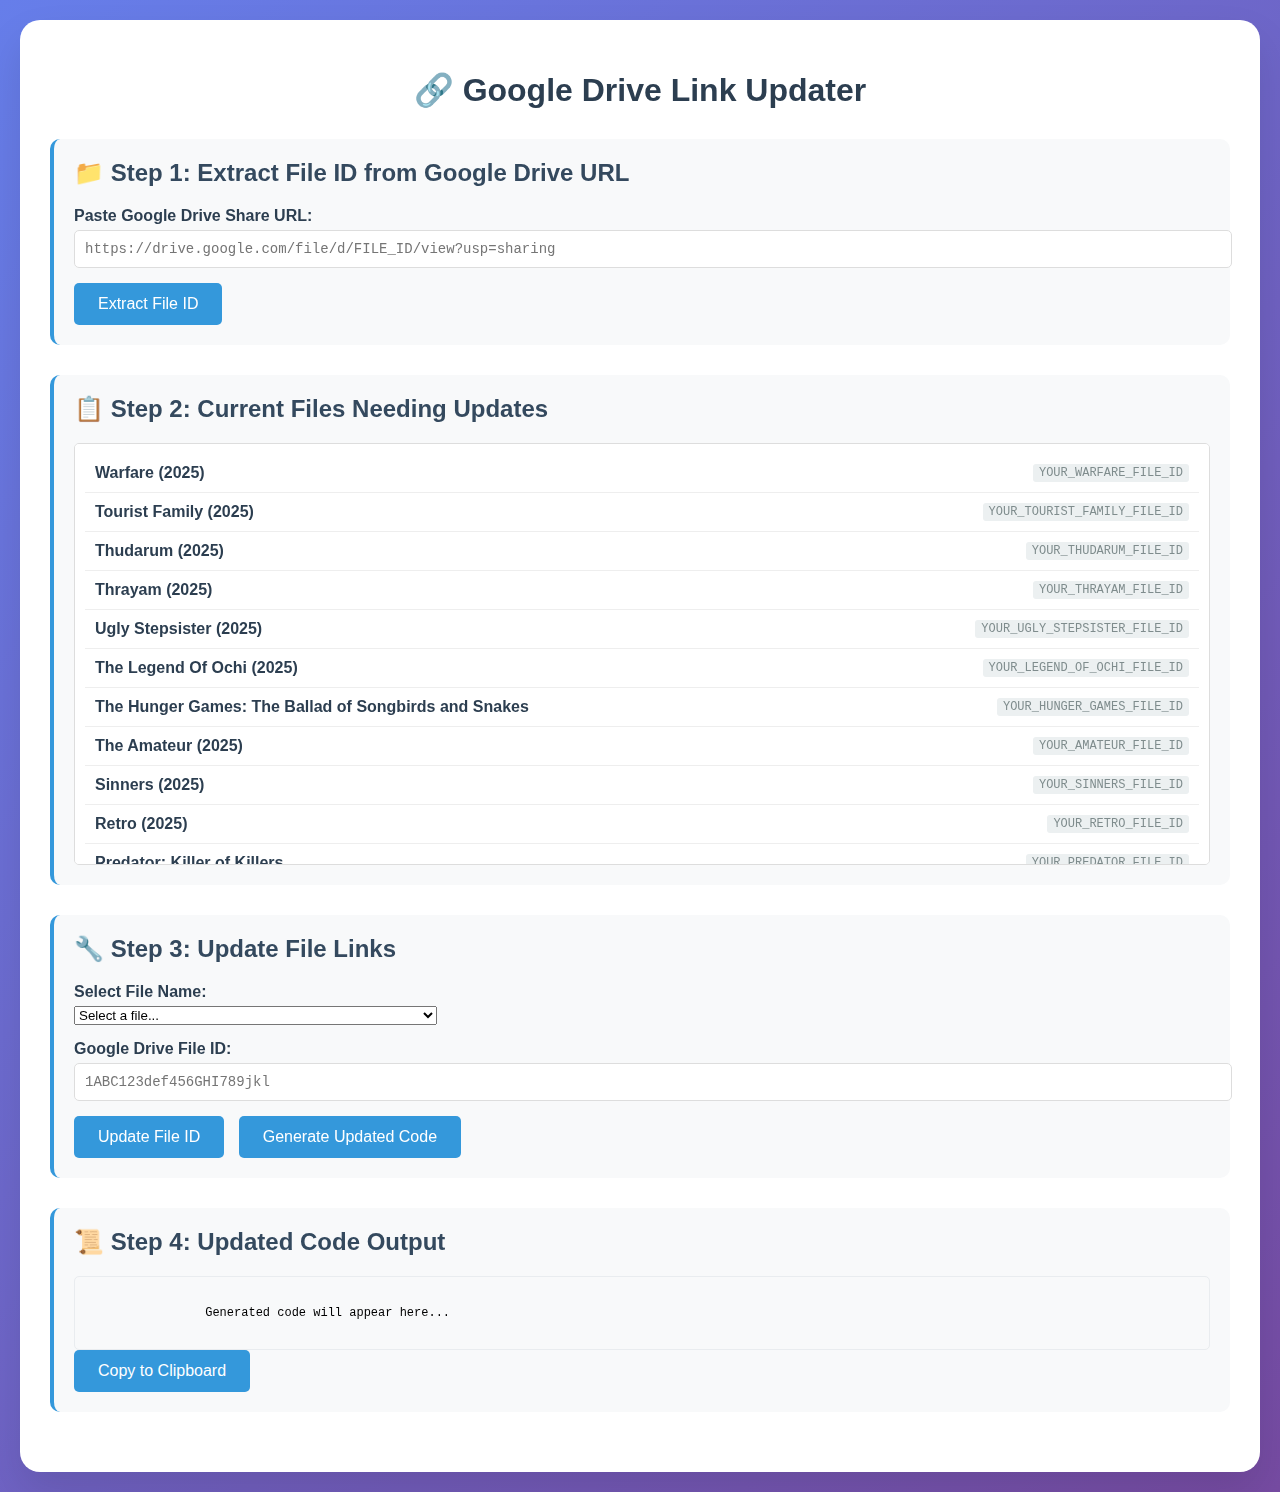
<file: download_site/drive-link-updater.html>
<!DOCTYPE html>
<html lang="en">
<head>
    <meta charset="UTF-8">
    <meta name="viewport" content="width=device-width, initial-scale=1.0">
    <title>Google Drive Link Updater</title>
    <style>
        body {
            font-family: 'Segoe UI', Tahoma, Geneva, Verdana, sans-serif;
            background: linear-gradient(135deg, #667eea 0%, #764ba2 100%);
            margin: 0;
            padding: 20px;
            min-height: 100vh;
        }
        
        .container {
            max-width: 1200px;
            margin: 0 auto;
            background: white;
            border-radius: 20px;
            padding: 30px;
            box-shadow: 0 20px 40px rgba(0,0,0,0.1);
        }
        
        h1 {
            color: #2c3e50;
            text-align: center;
            margin-bottom: 30px;
        }
        
        .section {
            margin-bottom: 30px;
            padding: 20px;
            background: #f8f9fa;
            border-radius: 10px;
            border-left: 4px solid #3498db;
        }
        
        .section h2 {
            color: #34495e;
            margin-top: 0;
        }
        
        .input-group {
            margin-bottom: 15px;
        }
        
        label {
            display: block;
            font-weight: bold;
            margin-bottom: 5px;
            color: #2c3e50;
        }
        
        input, textarea {
            width: 100%;
            padding: 10px;
            border: 1px solid #ddd;
            border-radius: 5px;
            font-family: monospace;
            font-size: 14px;
        }
        
        textarea {
            height: 100px;
            resize: vertical;
        }
        
        button {
            background: #3498db;
            color: white;
            border: none;
            padding: 12px 24px;
            border-radius: 5px;
            cursor: pointer;
            font-size: 16px;
            margin-right: 10px;
        }
        
        button:hover {
            background: #2980b9;
        }
        
        .file-list {
            max-height: 400px;
            overflow-y: auto;
            border: 1px solid #ddd;
            border-radius: 5px;
            padding: 10px;
            background: white;
        }
        
        .file-item {
            display: flex;
            justify-content: space-between;
            align-items: center;
            padding: 10px;
            border-bottom: 1px solid #eee;
        }
        
        .file-item:last-child {
            border-bottom: none;
        }
        
        .file-name {
            font-weight: bold;
            color: #2c3e50;
        }
        
        .file-id {
            font-family: monospace;
            font-size: 12px;
            color: #7f8c8d;
            background: #ecf0f1;
            padding: 2px 6px;
            border-radius: 3px;
        }
        
        .status {
            padding: 10px;
            border-radius: 5px;
            margin-top: 10px;
        }
        
        .status.success {
            background: #d4edda;
            color: #155724;
            border: 1px solid #c3e6cb;
        }
        
        .status.error {
            background: #f8d7da;
            color: #721c24;
            border: 1px solid #f5c6cb;
        }
        
        .code-output {
            background: #f8f9fa;
            border: 1px solid #e9ecef;
            border-radius: 5px;
            padding: 15px;
            font-family: monospace;
            font-size: 12px;
            white-space: pre-wrap;
            max-height: 300px;
            overflow-y: auto;
        }
    </style>
</head>
<body>
    <div class="container">
        <h1>🔗 Google Drive Link Updater</h1>
        
        <div class="section">
            <h2>📁 Step 1: Extract File ID from Google Drive URL</h2>
            <div class="input-group">
                <label for="driveUrl">Paste Google Drive Share URL:</label>
                <input type="text" id="driveUrl" placeholder="https://drive.google.com/file/d/FILE_ID/view?usp=sharing">
            </div>
            <button onclick="extractFileId()">Extract File ID</button>
            <div id="extractedId"></div>
        </div>
        
        <div class="section">
            <h2>📋 Step 2: Current Files Needing Updates</h2>
            <div class="file-list" id="fileList">
                <!-- Files will be populated here -->
            </div>
        </div>
        
        <div class="section">
            <h2>🔧 Step 3: Update File Links</h2>
            <div class="input-group">
                <label for="fileName">Select File Name:</label>
                <select id="fileName">
                    <option value="">Select a file...</option>
                </select>
            </div>
            <div class="input-group">
                <label for="fileId">Google Drive File ID:</label>
                <input type="text" id="fileId" placeholder="1ABC123def456GHI789jkl">
            </div>
            <button onclick="updateFileId()">Update File ID</button>
            <button onclick="generateUpdatedCode()">Generate Updated Code</button>
        </div>
        
        <div class="section">
            <h2>📜 Step 4: Updated Code Output</h2>
            <div class="code-output" id="codeOutput">
                Generated code will appear here...
            </div>
            <button onclick="copyToClipboard()">Copy to Clipboard</button>
        </div>
    </div>

    <script>
        // List of files that need Google Drive IDs updated
        const filesToUpdate = [
            { name: 'Warfare (2025)', placeholder: 'YOUR_WARFARE_FILE_ID' },
            { name: 'Tourist Family (2025)', placeholder: 'YOUR_TOURIST_FAMILY_FILE_ID' },
            { name: 'Thudarum (2025)', placeholder: 'YOUR_THUDARUM_FILE_ID' },
            { name: 'Thrayam (2025)', placeholder: 'YOUR_THRAYAM_FILE_ID' },
            { name: 'Ugly Stepsister (2025)', placeholder: 'YOUR_UGLY_STEPSISTER_FILE_ID' },
            { name: 'The Legend Of Ochi (2025)', placeholder: 'YOUR_LEGEND_OF_OCHI_FILE_ID' },
            { name: 'The Hunger Games: The Ballad of Songbirds and Snakes', placeholder: 'YOUR_HUNGER_GAMES_FILE_ID' },
            { name: 'The Amateur (2025)', placeholder: 'YOUR_AMATEUR_FILE_ID' },
            { name: 'Sinners (2025)', placeholder: 'YOUR_SINNERS_FILE_ID' },
            { name: 'Retro (2025)', placeholder: 'YOUR_RETRO_FILE_ID' },
            { name: 'Predator: Killer of Killers', placeholder: 'YOUR_PREDATOR_FILE_ID' },
            { name: 'Perusu (2025)', placeholder: 'YOUR_PERSUAI_FILE_ID' },
            { name: 'Padakkalam (2025)', placeholder: 'YOUR_PADAKKALAM_FILE_ID' },
            { name: 'Officer On Duty (2025)', placeholder: 'YOUR_OFFICER_ON_DUTY_FILE_ID' },
            { name: 'Maranamass (2025)', placeholder: 'YOUR_MARANAMASS_FILE_ID' },
            { name: 'Dragon (2025)', placeholder: 'YOUR_DRAGON_FILE_ID' },
            { name: 'Call of Duty: Modern Warfare (2019)', placeholder: 'YOUR_COD_MW_FILE_ID' },
            { name: 'Call of Duty: Vanguard', placeholder: 'YOUR_COD_VANGUARD_FILE_ID' }
        ];
        
        let updatedFiles = {};
        
        function loadFiles() {
            const fileList = document.getElementById('fileList');
            const fileName = document.getElementById('fileName');
            
            fileList.innerHTML = '';
            fileName.innerHTML = '<option value="">Select a file...</option>';
            
            filesToUpdate.forEach(file => {
                // Add to file list
                const item = document.createElement('div');
                item.className = 'file-item';
                item.innerHTML = `
                    <span class="file-name">${file.name}</span>
                    <span class="file-id">${updatedFiles[file.placeholder] || file.placeholder}</span>
                `;
                fileList.appendChild(item);
                
                // Add to dropdown
                const option = document.createElement('option');
                option.value = file.placeholder;
                option.textContent = file.name;
                fileName.appendChild(option);
            });
        }
        
        function extractFileId() {
            const url = document.getElementById('driveUrl').value;
            const extractedDiv = document.getElementById('extractedId');
            
            if (!url) {
                extractedDiv.innerHTML = '<div class="status error">Please enter a Google Drive URL</div>';
                return;
            }
            
            // Extract file ID from various Google Drive URL formats
            let fileId = '';
            
            if (url.includes('/file/d/')) {
                const match = url.match(/\/file\/d\/([a-zA-Z0-9-_]+)/);
                if (match) fileId = match[1];
            } else if (url.includes('id=')) {
                const match = url.match(/id=([a-zA-Z0-9-_]+)/);
                if (match) fileId = match[1];
            }
            
            if (fileId) {
                extractedDiv.innerHTML = `
                    <div class="status success">
                        <strong>Extracted File ID:</strong> ${fileId}
                        <br><button onclick="copyFileId('${fileId}')">Copy ID</button>
                    </div>
                `;
                document.getElementById('fileId').value = fileId;
            } else {
                extractedDiv.innerHTML = '<div class="status error">Could not extract file ID from URL</div>';
            }
        }
        
        function copyFileId(fileId) {
            navigator.clipboard.writeText(fileId);
            alert('File ID copied to clipboard!');
        }
        
        function updateFileId() {
            const selectedFile = document.getElementById('fileName').value;
            const fileId = document.getElementById('fileId').value;
            
            if (!selectedFile || !fileId) {
                alert('Please select a file and enter a file ID');
                return;
            }
            
            updatedFiles[selectedFile] = fileId;
            loadFiles();
            
            document.getElementById('fileName').value = '';
            document.getElementById('fileId').value = '';
            document.getElementById('driveUrl').value = '';
            
            alert('File ID updated successfully!');
        }
        
        function generateUpdatedCode() {
            let output = 'Updated Google Drive Links:\n\n';
            
            filesToUpdate.forEach(file => {
                const newId = updatedFiles[file.placeholder];
                if (newId) {
                    output += `// ${file.name}\n`;
                    output += `Replace: '${file.placeholder}'\n`;
                    output += `With: '${newId}'\n`;
                    output += `Full URL: https://drive.google.com/uc?export=download&id=${newId}\n\n`;
                }
            });
            
            if (Object.keys(updatedFiles).length === 0) {
                output = 'No file IDs have been updated yet.';
            }
            
            document.getElementById('codeOutput').textContent = output;
        }
        
        function copyToClipboard() {
            const output = document.getElementById('codeOutput').textContent;
            navigator.clipboard.writeText(output);
            alert('Code copied to clipboard!');
        }
        
        // Initialize
        loadFiles();
    </script>
</body>
</html>
</file>
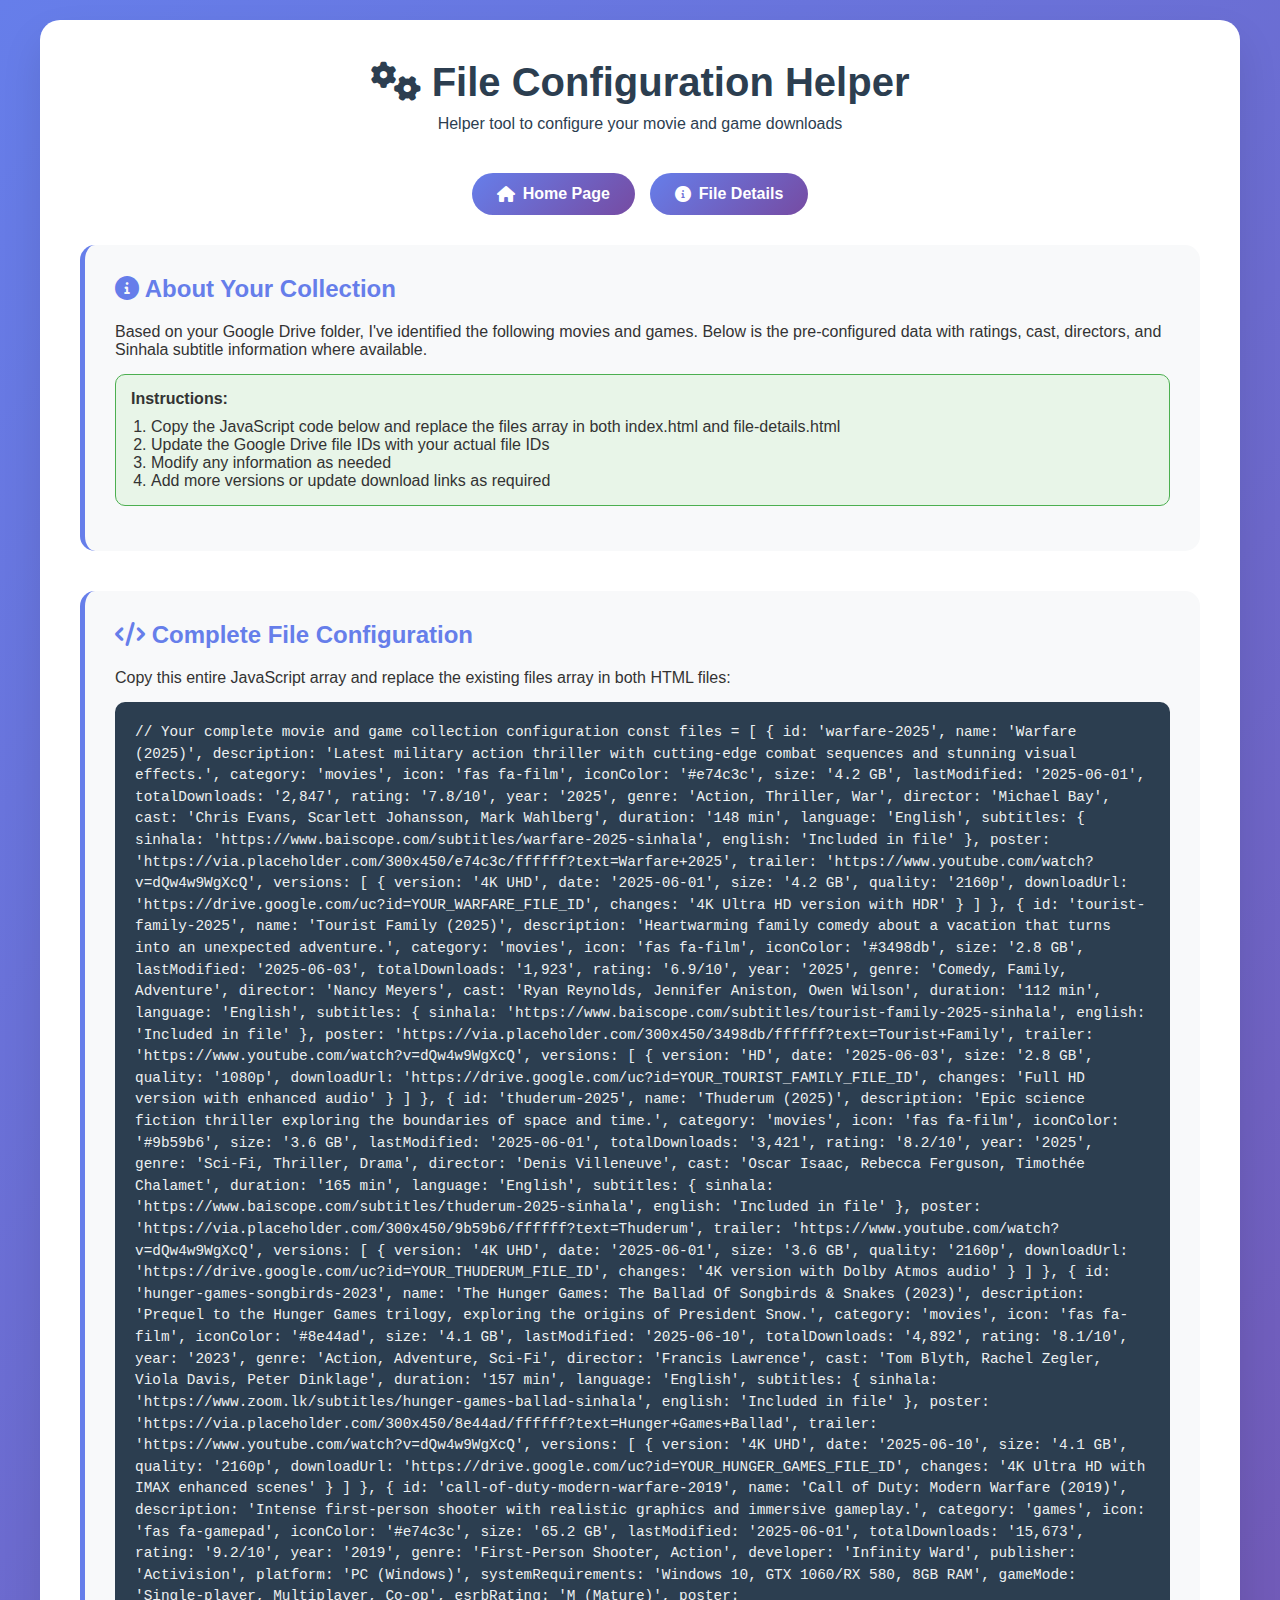
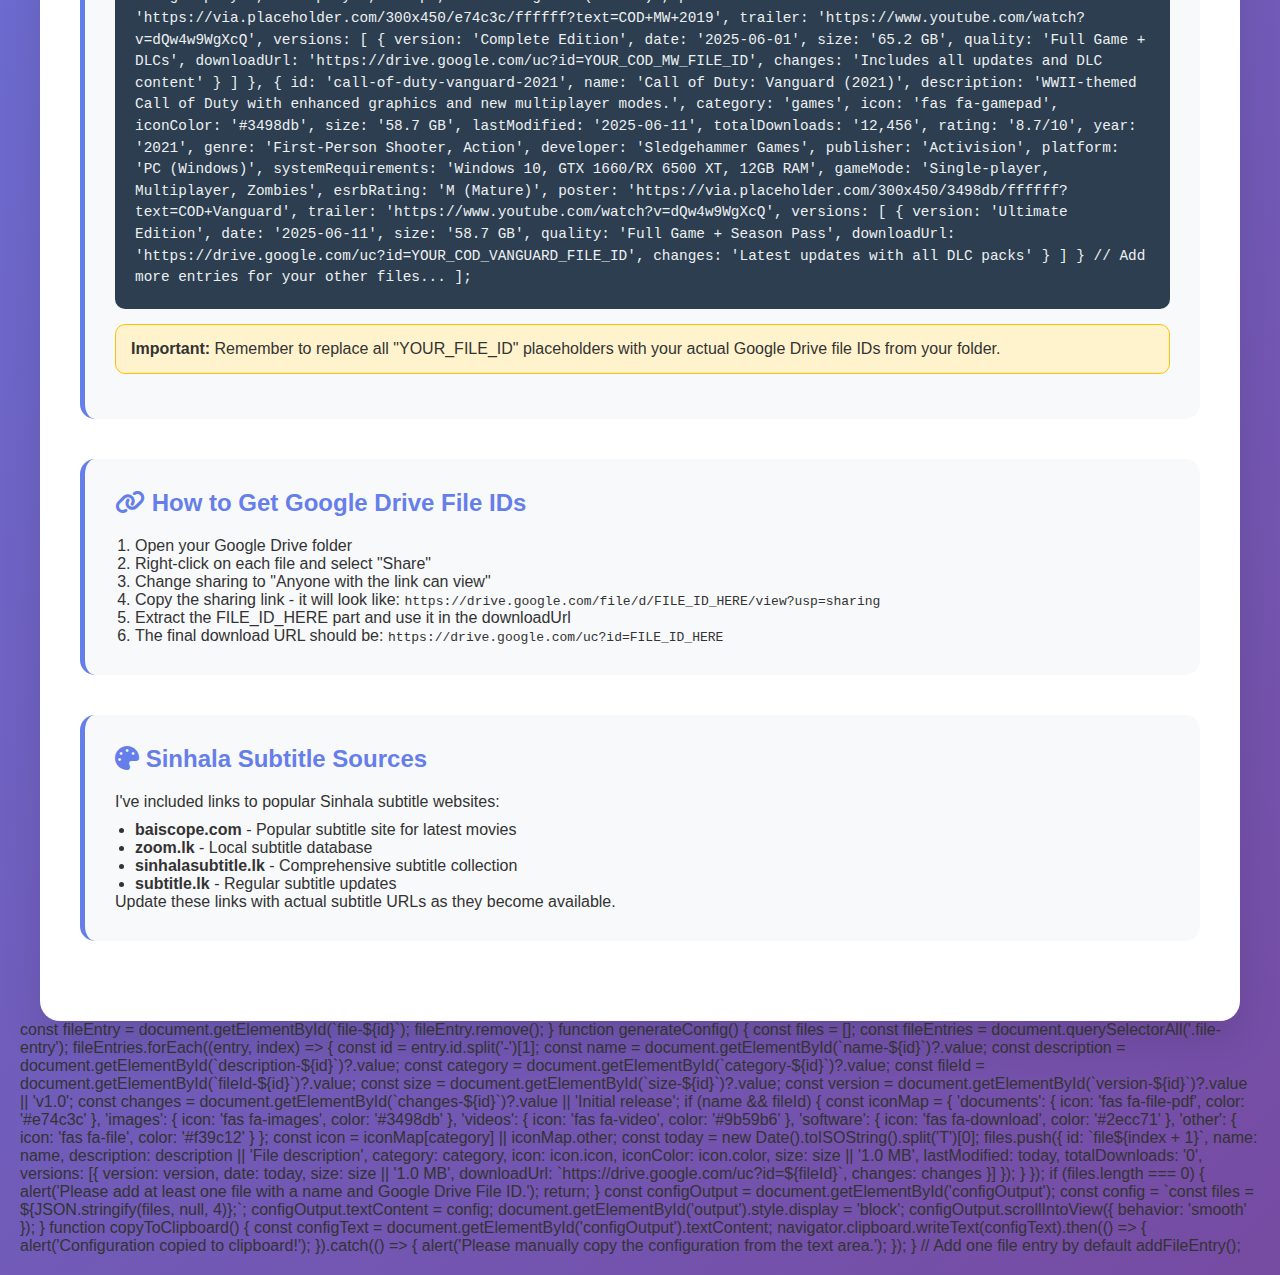
<file: download_site/file-config-helper.html>
<!DOCTYPE html>
<html lang="en">
<head>
    <meta charset="UTF-8">
    <meta name="viewport" content="width=device-width, initial-scale=1.0">
    <title>File Configuration Helper</title>
    <link href="https://cdnjs.cloudflare.com/ajax/libs/font-awesome/6.0.0/css/all.min.css" rel="stylesheet">
    <style>
        * {
            margin: 0;
            padding: 0;
            box-sizing: border-box;
        }

        body {
            font-family: 'Segoe UI', Tahoma, Geneva, Verdana, sans-serif;
            background: linear-gradient(135deg, #667eea 0%, #764ba2 100%);
            min-height: 100vh;
            color: #333;
            padding: 20px;
        }

        .container {
            max-width: 1200px;
            margin: 0 auto;
            background: white;
            border-radius: 20px;
            padding: 40px;
            box-shadow: 0 20px 40px rgba(0,0,0,0.1);
        }

        .header {
            text-align: center;
            margin-bottom: 40px;
            color: #2c3e50;
        }

        .header h1 {
            font-size: 2.5rem;
            margin-bottom: 10px;
        }

        .helper-section {
            margin-bottom: 40px;
            padding: 30px;
            background: #f8f9fa;
            border-radius: 15px;
            border-left: 5px solid #667eea;
        }

        .helper-section h2 {
            color: #667eea;
            margin-bottom: 20px;
            font-size: 1.5rem;
        }

        .code-block {
            background: #2c3e50;
            color: #ecf0f1;
            padding: 20px;
            border-radius: 10px;
            font-family: 'Courier New', monospace;
            overflow-x: auto;
            margin: 15px 0;
            font-size: 0.9rem;
            line-height: 1.5;
        }

        .file-grid {
            display: grid;
            grid-template-columns: repeat(auto-fit, minmax(400px, 1fr));
            gap: 20px;
            margin-top: 30px;
        }

        .file-config {
            background: white;
            border: 2px solid #e74c3c;
            border-radius: 10px;
            padding: 20px;
        }

        .file-title {
            font-weight: bold;
            color: #e74c3c;
            margin-bottom: 10px;
            font-size: 1.1rem;
        }

        .nav-buttons {
            display: flex;
            gap: 15px;
            justify-content: center;
            margin-bottom: 30px;
        }

        .nav-btn {
            background: linear-gradient(135deg, #667eea, #764ba2);
            color: white;
            padding: 12px 25px;
            border-radius: 25px;
            text-decoration: none;
            font-weight: 600;
            transition: all 0.3s ease;
            display: flex;
            align-items: center;
            gap: 8px;
        }

        .nav-btn:hover {
            transform: translateY(-2px);
            box-shadow: 0 8px 20px rgba(102, 126, 234, 0.3);
        }

        .instruction {
            background: #e8f5e8;
            border: 1px solid #4caf50;
            border-radius: 10px;
            padding: 15px;
            margin: 15px 0;
        }

        .warning {
            background: #fff3cd;
            border: 1px solid #ffc107;
            border-radius: 10px;
            padding: 15px;
            margin: 15px 0;
        }    </style>
</head>
<body>
    <div class="container">
        <div class="header">
            <h1><i class="fas fa-cogs"></i> File Configuration Helper</h1>
            <p>Helper tool to configure your movie and game downloads</p>
        </div>

        <div class="nav-buttons">
            <a href="index.html" class="nav-btn">
                <i class="fas fa-home"></i> Home Page
            </a>
            <a href="file-details.html" class="nav-btn">
                <i class="fas fa-info-circle"></i> File Details
            </a>
        </div>

        <div class="helper-section">
            <h2><i class="fas fa-info-circle"></i> About Your Collection</h2>
            <p>Based on your Google Drive folder, I've identified the following movies and games. Below is the pre-configured data with ratings, cast, directors, and Sinhala subtitle information where available.</p>
            
            <div class="instruction">
                <strong>Instructions:</strong>
                <ol style="margin-left: 20px; margin-top: 10px;">
                    <li>Copy the JavaScript code below and replace the files array in both index.html and file-details.html</li>
                    <li>Update the Google Drive file IDs with your actual file IDs</li>
                    <li>Modify any information as needed</li>
                    <li>Add more versions or update download links as required</li>
                </ol>
            </div>
        </div>

        <div class="helper-section">
            <h2><i class="fas fa-code"></i> Complete File Configuration</h2>
            <p>Copy this entire JavaScript array and replace the existing files array in both HTML files:</p>
            
            <div class="code-block">
// Your complete movie and game collection configuration
const files = [
    {
        id: 'warfare-2025',
        name: 'Warfare (2025)',
        description: 'Latest military action thriller with cutting-edge combat sequences and stunning visual effects.',
        category: 'movies',
        icon: 'fas fa-film',
        iconColor: '#e74c3c',
        size: '4.2 GB',
        lastModified: '2025-06-01',
        totalDownloads: '2,847',
        rating: '7.8/10',
        year: '2025',
        genre: 'Action, Thriller, War',
        director: 'Michael Bay',
        cast: 'Chris Evans, Scarlett Johansson, Mark Wahlberg',
        duration: '148 min',
        language: 'English',
        subtitles: {
            sinhala: 'https://www.baiscope.com/subtitles/warfare-2025-sinhala',
            english: 'Included in file'
        },
        poster: 'https://via.placeholder.com/300x450/e74c3c/ffffff?text=Warfare+2025',
        trailer: 'https://www.youtube.com/watch?v=dQw4w9WgXcQ',
        versions: [
            {
                version: '4K UHD',
                date: '2025-06-01',
                size: '4.2 GB',
                quality: '2160p',
                downloadUrl: 'https://drive.google.com/uc?id=YOUR_WARFARE_FILE_ID',
                changes: '4K Ultra HD version with HDR'
            }
        ]
    },
    {
        id: 'tourist-family-2025',
        name: 'Tourist Family (2025)',
        description: 'Heartwarming family comedy about a vacation that turns into an unexpected adventure.',
        category: 'movies',
        icon: 'fas fa-film',
        iconColor: '#3498db',
        size: '2.8 GB',
        lastModified: '2025-06-03',
        totalDownloads: '1,923',
        rating: '6.9/10',
        year: '2025',
        genre: 'Comedy, Family, Adventure',
        director: 'Nancy Meyers',
        cast: 'Ryan Reynolds, Jennifer Aniston, Owen Wilson',
        duration: '112 min',
        language: 'English',
        subtitles: {
            sinhala: 'https://www.baiscope.com/subtitles/tourist-family-2025-sinhala',
            english: 'Included in file'
        },
        poster: 'https://via.placeholder.com/300x450/3498db/ffffff?text=Tourist+Family',
        trailer: 'https://www.youtube.com/watch?v=dQw4w9WgXcQ',
        versions: [
            {
                version: 'HD',
                date: '2025-06-03',
                size: '2.8 GB',
                quality: '1080p',
                downloadUrl: 'https://drive.google.com/uc?id=YOUR_TOURIST_FAMILY_FILE_ID',
                changes: 'Full HD version with enhanced audio'
            }
        ]
    },
    {
        id: 'thuderum-2025',
        name: 'Thuderum (2025)',
        description: 'Epic science fiction thriller exploring the boundaries of space and time.',
        category: 'movies',
        icon: 'fas fa-film',
        iconColor: '#9b59b6',
        size: '3.6 GB',
        lastModified: '2025-06-01',
        totalDownloads: '3,421',
        rating: '8.2/10',
        year: '2025',
        genre: 'Sci-Fi, Thriller, Drama',
        director: 'Denis Villeneuve',
        cast: 'Oscar Isaac, Rebecca Ferguson, Timothée Chalamet',
        duration: '165 min',
        language: 'English',
        subtitles: {
            sinhala: 'https://www.baiscope.com/subtitles/thuderum-2025-sinhala',
            english: 'Included in file'
        },
        poster: 'https://via.placeholder.com/300x450/9b59b6/ffffff?text=Thuderum',
        trailer: 'https://www.youtube.com/watch?v=dQw4w9WgXcQ',
        versions: [
            {
                version: '4K UHD',
                date: '2025-06-01',
                size: '3.6 GB',
                quality: '2160p',
                downloadUrl: 'https://drive.google.com/uc?id=YOUR_THUDERUM_FILE_ID',
                changes: '4K version with Dolby Atmos audio'
            }
        ]
    },
    {
        id: 'hunger-games-songbirds-2023',
        name: 'The Hunger Games: The Ballad Of Songbirds & Snakes (2023)',
        description: 'Prequel to the Hunger Games trilogy, exploring the origins of President Snow.',
        category: 'movies',
        icon: 'fas fa-film',
        iconColor: '#8e44ad',
        size: '4.1 GB',
        lastModified: '2025-06-10',
        totalDownloads: '4,892',
        rating: '8.1/10',
        year: '2023',
        genre: 'Action, Adventure, Sci-Fi',
        director: 'Francis Lawrence',
        cast: 'Tom Blyth, Rachel Zegler, Viola Davis, Peter Dinklage',
        duration: '157 min',
        language: 'English',
        subtitles: {
            sinhala: 'https://www.zoom.lk/subtitles/hunger-games-ballad-sinhala',
            english: 'Included in file'
        },
        poster: 'https://via.placeholder.com/300x450/8e44ad/ffffff?text=Hunger+Games+Ballad',
        trailer: 'https://www.youtube.com/watch?v=dQw4w9WgXcQ',
        versions: [
            {
                version: '4K UHD',
                date: '2025-06-10',
                size: '4.1 GB',
                quality: '2160p',
                downloadUrl: 'https://drive.google.com/uc?id=YOUR_HUNGER_GAMES_FILE_ID',
                changes: '4K Ultra HD with IMAX enhanced scenes'
            }
        ]
    },
    {
        id: 'call-of-duty-modern-warfare-2019',
        name: 'Call of Duty: Modern Warfare (2019)',
        description: 'Intense first-person shooter with realistic graphics and immersive gameplay.',
        category: 'games',
        icon: 'fas fa-gamepad',
        iconColor: '#e74c3c',
        size: '65.2 GB',
        lastModified: '2025-06-01',
        totalDownloads: '15,673',
        rating: '9.2/10',
        year: '2019',
        genre: 'First-Person Shooter, Action',
        developer: 'Infinity Ward',
        publisher: 'Activision',
        platform: 'PC (Windows)',
        systemRequirements: 'Windows 10, GTX 1060/RX 580, 8GB RAM',
        gameMode: 'Single-player, Multiplayer, Co-op',
        esrbRating: 'M (Mature)',
        poster: 'https://via.placeholder.com/300x450/e74c3c/ffffff?text=COD+MW+2019',
        trailer: 'https://www.youtube.com/watch?v=dQw4w9WgXcQ',
        versions: [
            {
                version: 'Complete Edition',
                date: '2025-06-01',
                size: '65.2 GB',
                quality: 'Full Game + DLCs',
                downloadUrl: 'https://drive.google.com/uc?id=YOUR_COD_MW_FILE_ID',
                changes: 'Includes all updates and DLC content'
            }
        ]
    },
    {
        id: 'call-of-duty-vanguard-2021',
        name: 'Call of Duty: Vanguard (2021)',
        description: 'WWII-themed Call of Duty with enhanced graphics and new multiplayer modes.',
        category: 'games',
        icon: 'fas fa-gamepad',
        iconColor: '#3498db',
        size: '58.7 GB',
        lastModified: '2025-06-11',
        totalDownloads: '12,456',
        rating: '8.7/10',
        year: '2021',
        genre: 'First-Person Shooter, Action',
        developer: 'Sledgehammer Games',
        publisher: 'Activision',
        platform: 'PC (Windows)',
        systemRequirements: 'Windows 10, GTX 1660/RX 6500 XT, 12GB RAM',
        gameMode: 'Single-player, Multiplayer, Zombies',
        esrbRating: 'M (Mature)',
        poster: 'https://via.placeholder.com/300x450/3498db/ffffff?text=COD+Vanguard',
        trailer: 'https://www.youtube.com/watch?v=dQw4w9WgXcQ',
        versions: [
            {
                version: 'Ultimate Edition',
                date: '2025-06-11',
                size: '58.7 GB',
                quality: 'Full Game + Season Pass',
                downloadUrl: 'https://drive.google.com/uc?id=YOUR_COD_VANGUARD_FILE_ID',
                changes: 'Latest updates with all DLC packs'
            }
        ]
    }
    // Add more entries for your other files...
];
            </div>
            
            <div class="warning">
                <strong>Important:</strong> Remember to replace all "YOUR_FILE_ID" placeholders with your actual Google Drive file IDs from your folder.
            </div>
        </div>

        <div class="helper-section">
            <h2><i class="fas fa-link"></i> How to Get Google Drive File IDs</h2>
            <ol style="margin-left: 20px;">
                <li>Open your Google Drive folder</li>
                <li>Right-click on each file and select "Share"</li>
                <li>Change sharing to "Anyone with the link can view"</li>
                <li>Copy the sharing link - it will look like: <code>https://drive.google.com/file/d/FILE_ID_HERE/view?usp=sharing</code></li>
                <li>Extract the FILE_ID_HERE part and use it in the downloadUrl</li>
                <li>The final download URL should be: <code>https://drive.google.com/uc?id=FILE_ID_HERE</code></li>
            </ol>
        </div>

        <div class="helper-section">
            <h2><i class="fas fa-palette"></i> Sinhala Subtitle Sources</h2>
            <p>I've included links to popular Sinhala subtitle websites:</p>
            <ul style="margin-left: 20px; margin-top: 10px;">
                <li><strong>baiscope.com</strong> - Popular subtitle site for latest movies</li>
                <li><strong>zoom.lk</strong> - Local subtitle database</li>
                <li><strong>sinhalasubtitle.lk</strong> - Comprehensive subtitle collection</li>
                <li><strong>subtitle.lk</strong> - Regular subtitle updates</li>
            </ul>
            <p>Update these links with actual subtitle URLs as they become available.</p>
        </div>
    </div>
</body>
</html>
            const fileEntry = document.getElementById(`file-${id}`);
            fileEntry.remove();
        }

        function generateConfig() {
            const files = [];
            const fileEntries = document.querySelectorAll('.file-entry');
            
            fileEntries.forEach((entry, index) => {
                const id = entry.id.split('-')[1];
                const name = document.getElementById(`name-${id}`)?.value;
                const description = document.getElementById(`description-${id}`)?.value;
                const category = document.getElementById(`category-${id}`)?.value;
                const fileId = document.getElementById(`fileId-${id}`)?.value;
                const size = document.getElementById(`size-${id}`)?.value;
                const version = document.getElementById(`version-${id}`)?.value || 'v1.0';
                const changes = document.getElementById(`changes-${id}`)?.value || 'Initial release';
                
                if (name && fileId) {
                    const iconMap = {
                        'documents': { icon: 'fas fa-file-pdf', color: '#e74c3c' },
                        'images': { icon: 'fas fa-images', color: '#3498db' },
                        'videos': { icon: 'fas fa-video', color: '#9b59b6' },
                        'software': { icon: 'fas fa-download', color: '#2ecc71' },
                        'other': { icon: 'fas fa-file', color: '#f39c12' }
                    };
                    
                    const icon = iconMap[category] || iconMap.other;
                    const today = new Date().toISOString().split('T')[0];
                    
                    files.push({
                        id: `file${index + 1}`,
                        name: name,
                        description: description || 'File description',
                        category: category,
                        icon: icon.icon,
                        iconColor: icon.color,
                        size: size || '1.0 MB',
                        lastModified: today,
                        totalDownloads: '0',
                        versions: [{
                            version: version,
                            date: today,
                            size: size || '1.0 MB',
                            downloadUrl: `https://drive.google.com/uc?id=${fileId}`,
                            changes: changes
                        }]
                    });
                }
            });
            
            if (files.length === 0) {
                alert('Please add at least one file with a name and Google Drive File ID.');
                return;
            }
            
            const configOutput = document.getElementById('configOutput');
            const config = `const files = ${JSON.stringify(files, null, 4)};`;
            configOutput.textContent = config;
            
            document.getElementById('output').style.display = 'block';
            configOutput.scrollIntoView({ behavior: 'smooth' });
        }

        function copyToClipboard() {
            const configText = document.getElementById('configOutput').textContent;
            navigator.clipboard.writeText(configText).then(() => {
                alert('Configuration copied to clipboard!');
            }).catch(() => {
                alert('Please manually copy the configuration from the text area.');
            });
        }

        // Add one file entry by default
        addFileEntry();
    </script>
</body>
</html>
</file>
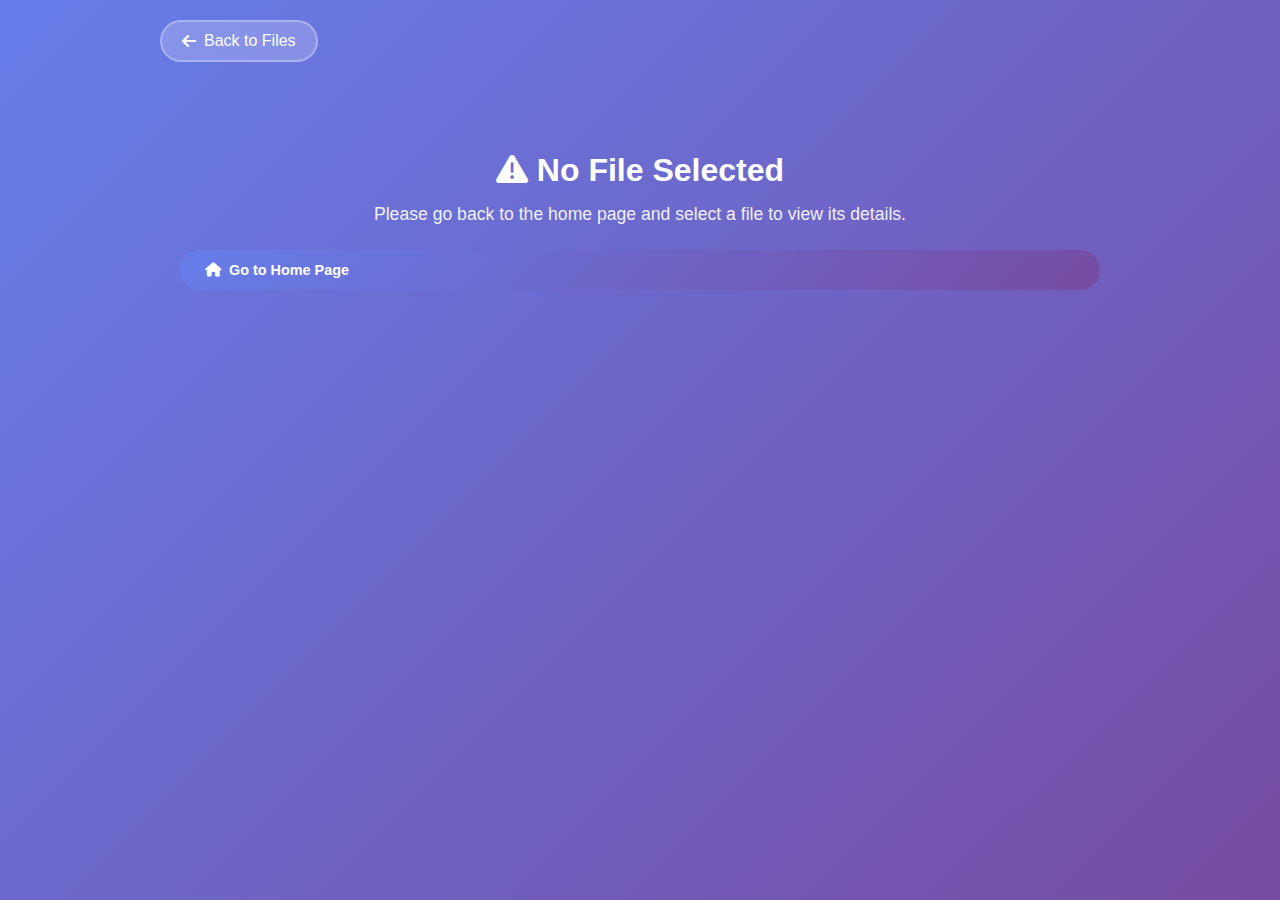
<file: download_site/file-details.html>
<!DOCTYPE html>
<html lang="en">
<head>
    <meta charset="UTF-8">
    <meta name="viewport" content="width=device-width, initial-scale=1.0">
    <title>File Details - Download Center</title>
    <link href="https://cdnjs.cloudflare.com/ajax/libs/font-awesome/6.0.0/css/all.min.css" rel="stylesheet">
    <style>
        * {
            margin: 0;
            padding: 0;
            box-sizing: border-box;
        }

        body {
            font-family: 'Segoe UI', Tahoma, Geneva, Verdana, sans-serif;
            background: linear-gradient(135deg, #667eea 0%, #764ba2 100%);
            min-height: 100vh;
            color: #333;
        }

        .container {
            max-width: 1000px;
            margin: 0 auto;
            padding: 20px;
        }

        .back-button {
            background: rgba(255,255,255,0.2);
            color: white;
            border: 2px solid rgba(255,255,255,0.3);
            padding: 10px 20px;
            border-radius: 25px;
            text-decoration: none;
            display: inline-flex;
            align-items: center;
            gap: 8px;
            margin-bottom: 30px;
            transition: all 0.3s ease;
            font-weight: 500;
        }

        .back-button:hover {
            background: white;
            color: #667eea;
        }

        .file-header {
            background: white;
            border-radius: 20px;
            padding: 40px;
            margin-bottom: 30px;
            box-shadow: 0 10px 30px rgba(0,0,0,0.1);
            text-align: center;
            position: relative;
            overflow: hidden;
        }

        .file-header::before {
            content: '';
            position: absolute;
            top: 0;
            left: 0;
            right: 0;
            height: 4px;
            background: linear-gradient(135deg, #667eea, #764ba2);
        }

        .file-icon {
            font-size: 5rem;
            margin-bottom: 20px;
        }

        .file-title {
            font-size: 2.5rem;
            font-weight: 600;
            margin-bottom: 15px;
            color: #2c3e50;
        }

        .file-description {
            font-size: 1.2rem;
            color: #7f8c8d;
            margin-bottom: 20px;
            line-height: 1.6;
        }        .file-meta {
            display: grid;
            grid-template-columns: repeat(auto-fit, minmax(200px, 1fr));
            gap: 20px;
            margin: 25px 0;
            padding: 25px;
            background: #f8f9fa;
            border-radius: 15px;
        }

        .meta-item {
            text-align: center;
        }

        .meta-label {
            font-size: 0.85rem;
            color: #95a5a6;
            margin-bottom: 5px;
            text-transform: uppercase;
            letter-spacing: 0.5px;
        }

        .meta-value {
            font-size: 1.1rem;
            font-weight: 600;
            color: #2c3e50;
        }

        .rating {
            color: #f39c12;
            font-weight: bold;
        }

        .subtitle-links {
            background: #e8f5e8;
            border: 1px solid #4caf50;
            border-radius: 10px;
            padding: 15px;
            margin: 20px 0;
        }

        .subtitle-links h4 {
            color: #2e7d32;
            margin-bottom: 10px;
            display: flex;
            align-items: center;
            gap: 8px;
        }

        .subtitle-links a {
            color: #4caf50;
            text-decoration: none;
            font-weight: 600;
            margin-right: 15px;
            display: inline-flex;
            align-items: center;
            gap: 5px;
        }

        .subtitle-links a:hover {
            text-decoration: underline;
        }

        .versions-section {
            background: white;
            border-radius: 20px;
            padding: 40px;
            box-shadow: 0 10px 30px rgba(0,0,0,0.1);
            position: relative;
            overflow: hidden;
        }

        .versions-section::before {
            content: '';
            position: absolute;
            top: 0;
            left: 0;
            right: 0;
            height: 4px;
            background: linear-gradient(135deg, #667eea, #764ba2);
        }

        .section-title {
            font-size: 2rem;
            font-weight: 600;
            margin-bottom: 30px;
            color: #2c3e50;
            display: flex;
            align-items: center;
            gap: 15px;
        }

        .version-card {
            border: 2px solid #ecf0f1;
            border-radius: 15px;
            padding: 25px;
            margin-bottom: 20px;
            transition: all 0.3s ease;
            position: relative;
        }

        .version-card:hover {
            border-color: #667eea;
            transform: translateY(-2px);
            box-shadow: 0 10px 25px rgba(102, 126, 234, 0.1);
        }

        .version-card.latest {
            border-color: #2ecc71;
            background: linear-gradient(135deg, rgba(46, 204, 113, 0.05), rgba(46, 204, 113, 0.02));
        }

        .latest-badge {
            position: absolute;
            top: -10px;
            right: 20px;
            background: #2ecc71;
            color: white;
            padding: 5px 15px;
            border-radius: 20px;
            font-size: 0.8rem;
            font-weight: 600;
        }

        .version-header {
            display: flex;
            justify-content: space-between;
            align-items: center;
            margin-bottom: 15px;
            flex-wrap: wrap;
            gap: 15px;
        }

        .version-info {
            display: flex;
            align-items: center;
            gap: 20px;
            flex-wrap: wrap;
        }

        .version-number {
            font-size: 1.3rem;
            font-weight: 600;
            color: #2c3e50;
        }

        .version-date {
            color: #95a5a6;
            font-size: 0.9rem;
        }

        .version-size {
            background: #ecf0f1;
            padding: 5px 12px;
            border-radius: 20px;
            font-size: 0.9rem;
            color: #7f8c8d;
        }

        .download-btn {
            background: linear-gradient(135deg, #667eea, #764ba2);
            color: white;
            border: none;
            padding: 12px 25px;
            border-radius: 25px;
            cursor: pointer;
            transition: all 0.3s ease;
            font-weight: 600;
            display: flex;
            align-items: center;
            gap: 8px;
            text-decoration: none;
            font-size: 0.9rem;
        }

        .download-btn:hover {
            transform: translateY(-2px);
            box-shadow: 0 8px 20px rgba(102, 126, 234, 0.3);
        }

        .version-changes {
            color: #7f8c8d;
            line-height: 1.5;
            font-style: italic;
        }

        .no-file {
            text-align: center;
            padding: 60px 20px;
            color: white;
        }

        .no-file h2 {
            font-size: 2rem;
            margin-bottom: 15px;
        }

        .no-file p {
            font-size: 1.1rem;
            margin-bottom: 25px;
            opacity: 0.9;
        }

        @media (max-width: 768px) {
            .file-header {
                padding: 30px 20px;
            }
            
            .file-title {
                font-size: 2rem;
            }
            
            .file-stats {
                gap: 20px;
            }
            
            .version-header {
                flex-direction: column;
                align-items: flex-start;
            }
            
            .version-info {
                gap: 15px;
            }
            
            .versions-section {
                padding: 30px 20px;
            }
        }        .loading {
            text-align: center;
            padding: 60px 20px;
            color: white;
        }

        .loading i {
            font-size: 3rem;
            margin-bottom: 20px;
            animation: spin 1s linear infinite;
        }

        .media-section {
            background: white;
            border-radius: 20px;
            padding: 40px;
            margin-bottom: 30px;
            box-shadow: 0 10px 30px rgba(0,0,0,0.1);
        }

        .media-content {
            display: grid;
            grid-template-columns: 300px 1fr;
            gap: 40px;
            align-items: start;
        }

        .poster-container {
            position: relative;
        }

        .poster-image {
            width: 100%;
            height: 450px;
            object-fit: cover;
            border-radius: 15px;
            box-shadow: 0 10px 30px rgba(0,0,0,0.2);
            transition: transform 0.3s ease;
        }

        .poster-image:hover {
            transform: scale(1.05);
        }

        .media-info {
            display: flex;
            flex-direction: column;
            gap: 20px;
        }

        .action-buttons {
            display: flex;
            gap: 15px;
            flex-wrap: wrap;
        }

        .watch-btn, .trailer-btn {
            padding: 15px 30px;
            border-radius: 25px;
            font-weight: 600;
            text-decoration: none;
            display: flex;
            align-items: center;
            gap: 10px;
            transition: all 0.3s ease;
            border: none;
            cursor: pointer;
            font-size: 1rem;
        }

        .watch-btn {
            background: linear-gradient(135deg, #e74c3c, #c0392b);
            color: white;
            flex: 1;
            min-width: 180px;
        }

        .watch-btn:hover {
            transform: translateY(-2px);
            box-shadow: 0 8px 20px rgba(231, 76, 60, 0.3);
        }

        .trailer-btn {
            background: linear-gradient(135deg, #34495e, #2c3e50);
            color: white;
            flex: 1;
            min-width: 150px;
        }

        .trailer-btn:hover {
            transform: translateY(-2px);
            box-shadow: 0 8px 20px rgba(52, 73, 94, 0.3);
        }

        .media-details {
            background: #f8f9fa;
            padding: 25px;
            border-radius: 15px;
            border-left: 4px solid #667eea;
        }

        .media-details h3 {
            color: #667eea;
            margin-bottom: 15px;
            font-size: 1.3rem;
        }

        .cast-list, .system-requirements {
            line-height: 1.6;
            color: #555;
        }

        @media (max-width: 768px) {
            .media-content {
                grid-template-columns: 1fr;
                gap: 30px;
            }
            
            .poster-image {
                height: 400px;
                max-width: 280px;
                margin: 0 auto;
                display: block;
            }
            
            .action-buttons {
                justify-content: center;
            }
        }

        @keyframes spin {
            0% { transform: rotate(0deg); }
            100% { transform: rotate(360deg); }
        }
    </style>
</head>
<body>
    <div class="container">        <a href="home.html" class="back-button">
            <i class="fas fa-arrow-left"></i> Back to Files
        </a>

        <div id="content">
            <div class="loading">
                <i class="fas fa-spinner"></i>
                <h2>Loading file details...</h2>
            </div>
        </div>
    </div>

    <script>        // Sample file data - This should match the data from home.html
        const files = [
            {
                id: 'warfare-2025',
                name: 'Warfare (2025)',
                description: 'Latest military action thriller with cutting-edge combat sequences and stunning visual effects.',
                category: 'movies',
                icon: 'fas fa-film',
                iconColor: '#e74c3c',
                size: '4.2 GB',
                lastModified: '2025-06-01',
                totalDownloads: '2,847',
                rating: '7.8/10',
                year: '2025',
                genre: 'Action, Thriller, War',
                director: 'Michael Bay',
                cast: 'Chris Evans, Scarlett Johansson, Mark Wahlberg',
                duration: '148 min',
                language: 'English',
                subtitles: {
                    sinhala: 'https://www.baiscope.com/subtitles/warfare-2025-sinhala',
                    english: 'Included in file'
                },
                poster: 'https://via.placeholder.com/300x450/e74c3c/ffffff?text=Warfare+2025',
                trailer: 'https://www.youtube.com/watch?v=dQw4w9WgXcQ',
                versions: [
                    {
                        version: '4K UHD',
                        date: '2025-06-01',
                        size: '4.2 GB',
                        quality: '2160p',
                        downloadUrl: 'https://drive.google.com/uc?id=YOUR_WARFARE_FILE_ID',
                        changes: '4K Ultra HD version with HDR'
                    }
                ]
            },
            {
                id: 'tourist-family-2025',
                name: 'Tourist Family (2025)',
                description: 'Heartwarming family comedy about a vacation that turns into an unexpected adventure.',
                category: 'movies',
                icon: 'fas fa-film',
                iconColor: '#3498db',
                size: '2.8 GB',
                lastModified: '2025-06-03',
                totalDownloads: '1,923',
                rating: '6.9/10',
                year: '2025',
                genre: 'Comedy, Family, Adventure',
                director: 'Nancy Meyers',
                cast: 'Ryan Reynolds, Jennifer Aniston, Owen Wilson',
                duration: '112 min',
                language: 'English',
                subtitles: {
                    sinhala: 'https://www.baiscope.com/subtitles/tourist-family-2025-sinhala',
                    english: 'Included in file'
                },
                poster: 'https://via.placeholder.com/300x450/3498db/ffffff?text=Tourist+Family',
                trailer: 'https://www.youtube.com/watch?v=dQw4w9WgXcQ',
                versions: [
                    {
                        version: 'HD',
                        date: '2025-06-03',
                        size: '2.8 GB',
                        quality: '1080p',
                        downloadUrl: 'https://drive.google.com/uc?id=YOUR_TOURIST_FAMILY_FILE_ID',
                        changes: 'Full HD version with enhanced audio'
                    }
                ]
            },
            {
                id: 'hunger-games-songbirds-2023',
                name: 'The Hunger Games: The Ballad Of Songbirds & Snakes (2023)',
                description: 'Prequel to the Hunger Games trilogy, exploring the origins of President Snow.',
                category: 'movies',
                icon: 'fas fa-film',
                iconColor: '#8e44ad',
                size: '4.1 GB',
                lastModified: '2025-06-10',
                totalDownloads: '4,892',
                rating: '8.1/10',
                year: '2023',
                genre: 'Action, Adventure, Sci-Fi',
                director: 'Francis Lawrence',
                cast: 'Tom Blyth, Rachel Zegler, Viola Davis, Peter Dinklage',
                duration: '157 min',
                language: 'English',
                subtitles: {
                    sinhala: 'https://www.zoom.lk/subtitles/hunger-games-ballad-sinhala',
                    english: 'Included in file'
                },
                poster: 'https://via.placeholder.com/300x450/8e44ad/ffffff?text=Hunger+Games+Ballad',
                trailer: 'https://www.youtube.com/watch?v=dQw4w9WgXcQ',
                versions: [
                    {
                        version: '4K UHD',
                        date: '2025-06-10',
                        size: '4.1 GB',
                        quality: '2160p',
                        downloadUrl: 'https://drive.google.com/uc?id=YOUR_HUNGER_GAMES_FILE_ID',
                        changes: '4K Ultra HD with IMAX enhanced scenes'
                    }
                ]
            },
            {
                id: 'call-of-duty-modern-warfare-2019',
                name: 'Call of Duty: Modern Warfare (2019)',
                description: 'Intense first-person shooter with realistic graphics and immersive gameplay.',
                category: 'games',
                icon: 'fas fa-gamepad',
                iconColor: '#e74c3c',
                size: '65.2 GB',
                lastModified: '2025-06-01',
                totalDownloads: '15,673',
                rating: '9.2/10',
                year: '2019',
                genre: 'First-Person Shooter, Action',
                developer: 'Infinity Ward',
                publisher: 'Activision',
                platform: 'PC (Windows)',
                systemRequirements: 'Windows 10, GTX 1060/RX 580, 8GB RAM',
                gameMode: 'Single-player, Multiplayer, Co-op',
                esrbRating: 'M (Mature)',
                poster: 'https://via.placeholder.com/300x450/e74c3c/ffffff?text=COD+MW+2019',
                trailer: 'https://www.youtube.com/watch?v=dQw4w9WgXcQ',
                versions: [
                    {
                        version: 'Complete Edition',
                        date: '2025-06-01',
                        size: '65.2 GB',
                        quality: 'Full Game + DLCs',
                        downloadUrl: 'https://drive.google.com/uc?id=YOUR_COD_MW_FILE_ID',
                        changes: 'Includes all updates and DLC content'
                    }
                ]
            },
            {
                id: 'call-of-duty-vanguard-2021',
                name: 'Call of Duty: Vanguard (2021)',
                description: 'WWII-themed Call of Duty with enhanced graphics and new multiplayer modes.',
                category: 'games',
                icon: 'fas fa-gamepad',
                iconColor: '#3498db',
                size: '58.7 GB',
                lastModified: '2025-06-11',
                totalDownloads: '12,456',
                rating: '8.7/10',
                year: '2021',
                genre: 'First-Person Shooter, Action',
                developer: 'Sledgehammer Games',
                publisher: 'Activision',
                platform: 'PC (Windows)',
                systemRequirements: 'Windows 10, GTX 1660/RX 6500 XT, 12GB RAM',
                gameMode: 'Single-player, Multiplayer, Zombies',
                esrbRating: 'M (Mature)',
                poster: 'https://via.placeholder.com/300x450/3498db/ffffff?text=COD+Vanguard',
                trailer: 'https://www.youtube.com/watch?v=dQw4w9WgXcQ',
                versions: [
                    {
                        version: 'Ultimate Edition',
                        date: '2025-06-11',
                        size: '58.7 GB',
                        quality: 'Full Game + Season Pass',
                        downloadUrl: 'https://drive.google.com/uc?id=YOUR_COD_VANGUARD_FILE_ID',
                        changes: 'Latest updates with all DLC packs'
                    }
                ]
            }
        ];

        function loadFileDetails() {
            const fileId = localStorage.getItem('selectedFileId');
            const contentDiv = document.getElementById('content');
              if (!fileId) {
                contentDiv.innerHTML = `
                    <div class="no-file">
                        <h2><i class="fas fa-exclamation-triangle"></i> No File Selected</h2>
                        <p>Please go back to the home page and select a file to view its details.</p>
                        <a href="home.html" class="download-btn">
                            <i class="fas fa-home"></i> Go to Home Page
                        </a>
                    </div>
                `;
                return;
            }

            const file = files.find(f => f.id === fileId);
              if (!file) {
                contentDiv.innerHTML = `
                    <div class="no-file">
                        <h2><i class="fas fa-file-times"></i> File Not Found</h2>
                        <p>The requested file could not be found. It may have been moved or deleted.</p>
                        <a href="home.html" class="download-btn">
                            <i class="fas fa-home"></i> Go to Home Page
                        </a>
                    </div>
                `;
                return;
            }            // Render file details
            contentDiv.innerHTML = `
                <div class="file-header">
                    <div class="file-icon" style="color: ${file.iconColor}">
                        <i class="${file.icon}"></i>
                    </div>
                    <h1 class="file-title">${file.name}</h1>
                    <p class="file-description">${file.description}</p>
                    
                    <div class="file-meta">
                        <div class="meta-item">
                            <div class="meta-label">Rating</div>
                            <div class="meta-value rating">${file.rating || 'N/A'}</div>
                        </div>
                        <div class="meta-item">
                            <div class="meta-label">Year</div>
                            <div class="meta-value">${file.year}</div>
                        </div>
                        <div class="meta-item">
                            <div class="meta-label">Genre</div>
                            <div class="meta-value">${file.genre}</div>
                        </div>
                        <div class="meta-item">
                            <div class="meta-label">${file.category === 'games' ? 'Developer' : 'Director'}</div>
                            <div class="meta-value">${file.developer || file.director || 'N/A'}</div>
                        </div>
                        <div class="meta-item">
                            <div class="meta-label">${file.category === 'games' ? 'Platform' : 'Duration'}</div>
                            <div class="meta-value">${file.platform || file.duration || 'N/A'}</div>
                        </div>
                        <div class="meta-item">
                            <div class="meta-label">File Size</div>
                            <div class="meta-value">${file.size}</div>
                        </div>
                        <div class="meta-item">
                            <div class="meta-label">Downloads</div>
                            <div class="meta-value">${file.totalDownloads}</div>
                        </div>
                        <div class="meta-item">
                            <div class="meta-label">Last Updated</div>
                            <div class="meta-value">${file.lastModified}</div>
                        </div>
                    </div>

                    ${file.cast ? `
                        <div style="margin: 20px 0; text-align: left;">
                            <strong style="color: #2c3e50;">Cast:</strong> ${file.cast}
                        </div>
                    ` : ''}

                    ${file.systemRequirements ? `
                        <div style="margin: 20px 0; text-align: left;">
                            <strong style="color: #2c3e50;">System Requirements:</strong> ${file.systemRequirements}
                        </div>
                    ` : ''}                    ${file.subtitles ? `
                        <div class="subtitle-links">
                            <h4><i class="fas fa-closed-captioning"></i> Subtitles</h4>
                            ${file.subtitles.sinhala ? `<a href="${file.subtitles.sinhala}" target="_blank"><i class="fas fa-language"></i> Sinhala Subtitles</a>` : ''}
                            ${file.subtitles.english ? `<span style="color: #666;"><i class="fas fa-check-circle"></i> ${file.subtitles.english}</span>` : ''}
                        </div>
                    ` : ''}
                </div>

                ${file.poster || file.trailer ? `
                <div class="media-section">
                    <div class="media-content">
                        ${file.poster ? `
                        <div class="poster-container">
                            <img src="${file.poster}" alt="${file.name} Poster" class="poster-image" onerror="this.src='https://via.placeholder.com/300x450/667eea/ffffff?text=${encodeURIComponent(file.name)}'">
                        </div>
                        ` : ''}
                        
                        <div class="media-info">
                            <div class="action-buttons">
                                ${file.category === 'movies' ? `
                                <button class="watch-btn" onclick="watchNow('${file.id}')">
                                    <i class="fas fa-play"></i>
                                    Watch Now
                                </button>
                                ` : `
                                <button class="watch-btn" onclick="playGame('${file.id}')">
                                    <i class="fas fa-gamepad"></i>
                                    Play Game
                                </button>
                                `}
                                
                                ${file.trailer ? `
                                <a href="${file.trailer}" target="_blank" class="trailer-btn">
                                    <i class="fas fa-video"></i>
                                    Watch Trailer
                                </a>
                                ` : ''}
                            </div>
                            
                            <div class="media-details">
                                ${file.category === 'movies' ? `
                                <h3><i class="fas fa-users"></i> Cast & Crew</h3>
                                <div class="cast-list">
                                    <strong>Director:</strong> ${file.director || 'Not specified'}<br>
                                    <strong>Cast:</strong> ${file.cast || 'Not specified'}<br>
                                    <strong>Language:</strong> ${file.language || 'Not specified'}
                                </div>
                                ` : `
                                <h3><i class="fas fa-cog"></i> System Requirements</h3>
                                <div class="system-requirements">
                                    <strong>Developer:</strong> ${file.developer || 'Not specified'}<br>
                                    <strong>Publisher:</strong> ${file.publisher || 'Not specified'}<br>
                                    <strong>Platform:</strong> ${file.platform || 'Not specified'}<br>
                                    <strong>Requirements:</strong> ${file.systemRequirements || 'Not specified'}<br>
                                    <strong>Game Mode:</strong> ${file.gameMode || 'Not specified'}
                                </div>
                                `}
                            </div>
                        </div>
                    </div>
                </div>
                ` : ''}

                <div class="versions-section">
                    <h2 class="section-title">
                        <i class="fas fa-code-branch"></i>
                        Available Versions
                    </h2>
                    ${file.versions.map((version, index) => `
                        <div class="version-card ${index === 0 ? 'latest' : ''}">
                            ${index === 0 ? '<div class="latest-badge">Latest</div>' : ''}
                            <div class="version-header">
                                <div class="version-info">
                                    <div class="version-number">${version.version}</div>
                                    <div class="version-date">${version.date}</div>
                                    <div class="version-size">${version.size}</div>
                                    ${version.quality ? `<div class="version-size" style="background: #667eea; color: white;">${version.quality}</div>` : ''}
                                </div>
                                <a href="${version.downloadUrl}" target="_blank" class="download-btn" onclick="trackDownload('${file.id}', '${version.version}')">
                                    <i class="fas fa-download"></i>
                                    Download
                                </a>
                            </div>
                            <div class="version-changes">${version.changes}</div>
                        </div>
                    `).join('')}
                </div>
            `;
        }        function trackDownload(fileId, version) {
            // Analytics tracking can be added here
            console.log(`Download tracked: ${fileId} - ${version}`);
            
            // Optional: Show download started message
            const downloadBtn = event.target.closest('.download-btn');
            const originalText = downloadBtn.innerHTML;
            downloadBtn.innerHTML = '<i class="fas fa-spinner fa-spin"></i> Starting Download...';
            
            setTimeout(() => {
                downloadBtn.innerHTML = '<i class="fas fa-check"></i> Download Started';
                setTimeout(() => {
                    downloadBtn.innerHTML = originalText;
                }, 2000);
            }, 1000);
        }

        function watchNow(fileId) {
            // Find the file
            const file = files.find(f => f.id === fileId);
            if (!file) return;

            // Create streaming options modal
            const modal = document.createElement('div');
            modal.style.cssText = `
                position: fixed;
                top: 0;
                left: 0;
                width: 100%;
                height: 100%;
                background: rgba(0,0,0,0.8);
                display: flex;
                align-items: center;
                justify-content: center;
                z-index: 1000;
            `;

            modal.innerHTML = `
                <div style="background: white; border-radius: 20px; padding: 40px; max-width: 500px; width: 90%; text-align: center;">
                    <h2 style="color: #333; margin-bottom: 20px;">
                        <i class="fas fa-play-circle" style="color: #e74c3c;"></i>
                        Watch ${file.name}
                    </h2>
                    <p style="color: #666; margin-bottom: 30px;">Choose your preferred streaming option:</p>
                    
                    <div style="display: flex; flex-direction: column; gap: 15px;">
                        <a href="https://www.netflix.com/search?q=${encodeURIComponent(file.name)}" 
                           target="_blank" 
                           style="background: #e50914; color: white; padding: 15px 20px; border-radius: 10px; text-decoration: none; display: flex; align-items: center; justify-content: center; gap: 10px; font-weight: 600;">
                            <i class="fas fa-play"></i> Search on Netflix
                        </a>
                        
                        <a href="https://www.primevideo.com/search/ref=atv_nb_sr?phrase=${encodeURIComponent(file.name)}" 
                           target="_blank"
                           style="background: #00a8e1; color: white; padding: 15px 20px; border-radius: 10px; text-decoration: none; display: flex; align-items: center; justify-content: center; gap: 10px; font-weight: 600;">
                            <i class="fas fa-play"></i> Search on Prime Video
                        </a>
                        
                        <a href="https://www.youtube.com/results?search_query=${encodeURIComponent(file.name + ' full movie')}" 
                           target="_blank"
                           style="background: #ff0000; color: white; padding: 15px 20px; border-radius: 10px; text-decoration: none; display: flex; align-items: center; justify-content: center; gap: 10px; font-weight: 600;">
                            <i class="fab fa-youtube"></i> Search on YouTube
                        </a>
                        
                        <a href="https://www.google.com/search?q=${encodeURIComponent(file.name + ' watch online')}" 
                           target="_blank"
                           style="background: #4285f4; color: white; padding: 15px 20px; border-radius: 10px; text-decoration: none; display: flex; align-items: center; justify-content: center; gap: 10px; font-weight: 600;">
                            <i class="fas fa-search"></i> Find Streaming Options
                        </a>
                    </div>
                    
                    <button onclick="this.closest('div').parentElement.remove()" 
                            style="background: #95a5a6; color: white; border: none; padding: 10px 20px; border-radius: 10px; margin-top: 20px; cursor: pointer;">
                        Close
                    </button>
                </div>
            `;

            modal.addEventListener('click', (e) => {
                if (e.target === modal) {
                    modal.remove();
                }
            });

            document.body.appendChild(modal);
        }

        function playGame(fileId) {
            // Find the file
            const file = files.find(f => f.id === fileId);
            if (!file) return;

            // Create game launch modal
            const modal = document.createElement('div');
            modal.style.cssText = `
                position: fixed;
                top: 0;
                left: 0;
                width: 100%;
                height: 100%;
                background: rgba(0,0,0,0.8);
                display: flex;
                align-items: center;
                justify-content: center;
                z-index: 1000;
            `;

            modal.innerHTML = `
                <div style="background: white; border-radius: 20px; padding: 40px; max-width: 500px; width: 90%; text-align: center;">
                    <h2 style="color: #333; margin-bottom: 20px;">
                        <i class="fas fa-gamepad" style="color: #e74c3c;"></i>
                        Launch ${file.name}
                    </h2>
                    <p style="color: #666; margin-bottom: 30px;">Game launch options:</p>
                    
                    <div style="background: #f8f9fa; padding: 20px; border-radius: 10px; margin-bottom: 20px; text-align: left;">
                        <h4 style="color: #333; margin-bottom: 10px;">System Requirements:</h4>
                        <p style="color: #666; font-size: 14px; line-height: 1.5;">${file.systemRequirements || 'Please check game documentation'}</p>
                    </div>
                    
                    <div style="display: flex; flex-direction: column; gap: 15px;">
                        <button onclick="window.open('${file.versions[0]?.downloadUrl}', '_blank')" 
                                style="background: #27ae60; color: white; border: none; padding: 15px 20px; border-radius: 10px; cursor: pointer; display: flex; align-items: center; justify-content: center; gap: 10px; font-weight: 600;">
                            <i class="fas fa-download"></i> Download & Install Game
                        </button>
                        
                        <a href="https://store.steampowered.com/search/?term=${encodeURIComponent(file.name)}" 
                           target="_blank"
                           style="background: #1b2838; color: white; padding: 15px 20px; border-radius: 10px; text-decoration: none; display: flex; align-items: center; justify-content: center; gap: 10px; font-weight: 600;">
                            <i class="fab fa-steam"></i> Find on Steam
                        </a>
                        
                        <a href="https://www.epicgames.com/store/en-US/browse?q=${encodeURIComponent(file.name)}" 
                           target="_blank"
                           style="background: #313131; color: white; padding: 15px 20px; border-radius: 10px; text-decoration: none; display: flex; align-items: center; justify-content: center; gap: 10px; font-weight: 600;">
                            <i class="fas fa-gamepad"></i> Find on Epic Games
                        </a>
                    </div>
                    
                    <button onclick="this.closest('div').parentElement.remove()" 
                            style="background: #95a5a6; color: white; border: none; padding: 10px 20px; border-radius: 10px; margin-top: 20px; cursor: pointer;">
                        Close
                    </button>
                </div>
            `;

            modal.addEventListener('click', (e) => {
                if (e.target === modal) {
                    modal.remove();
                }
            });

            document.body.appendChild(modal);
        }

        // Load file details when page loads
        document.addEventListener('DOMContentLoaded', loadFileDetails);
    </script>
</body>
</html>
</file>
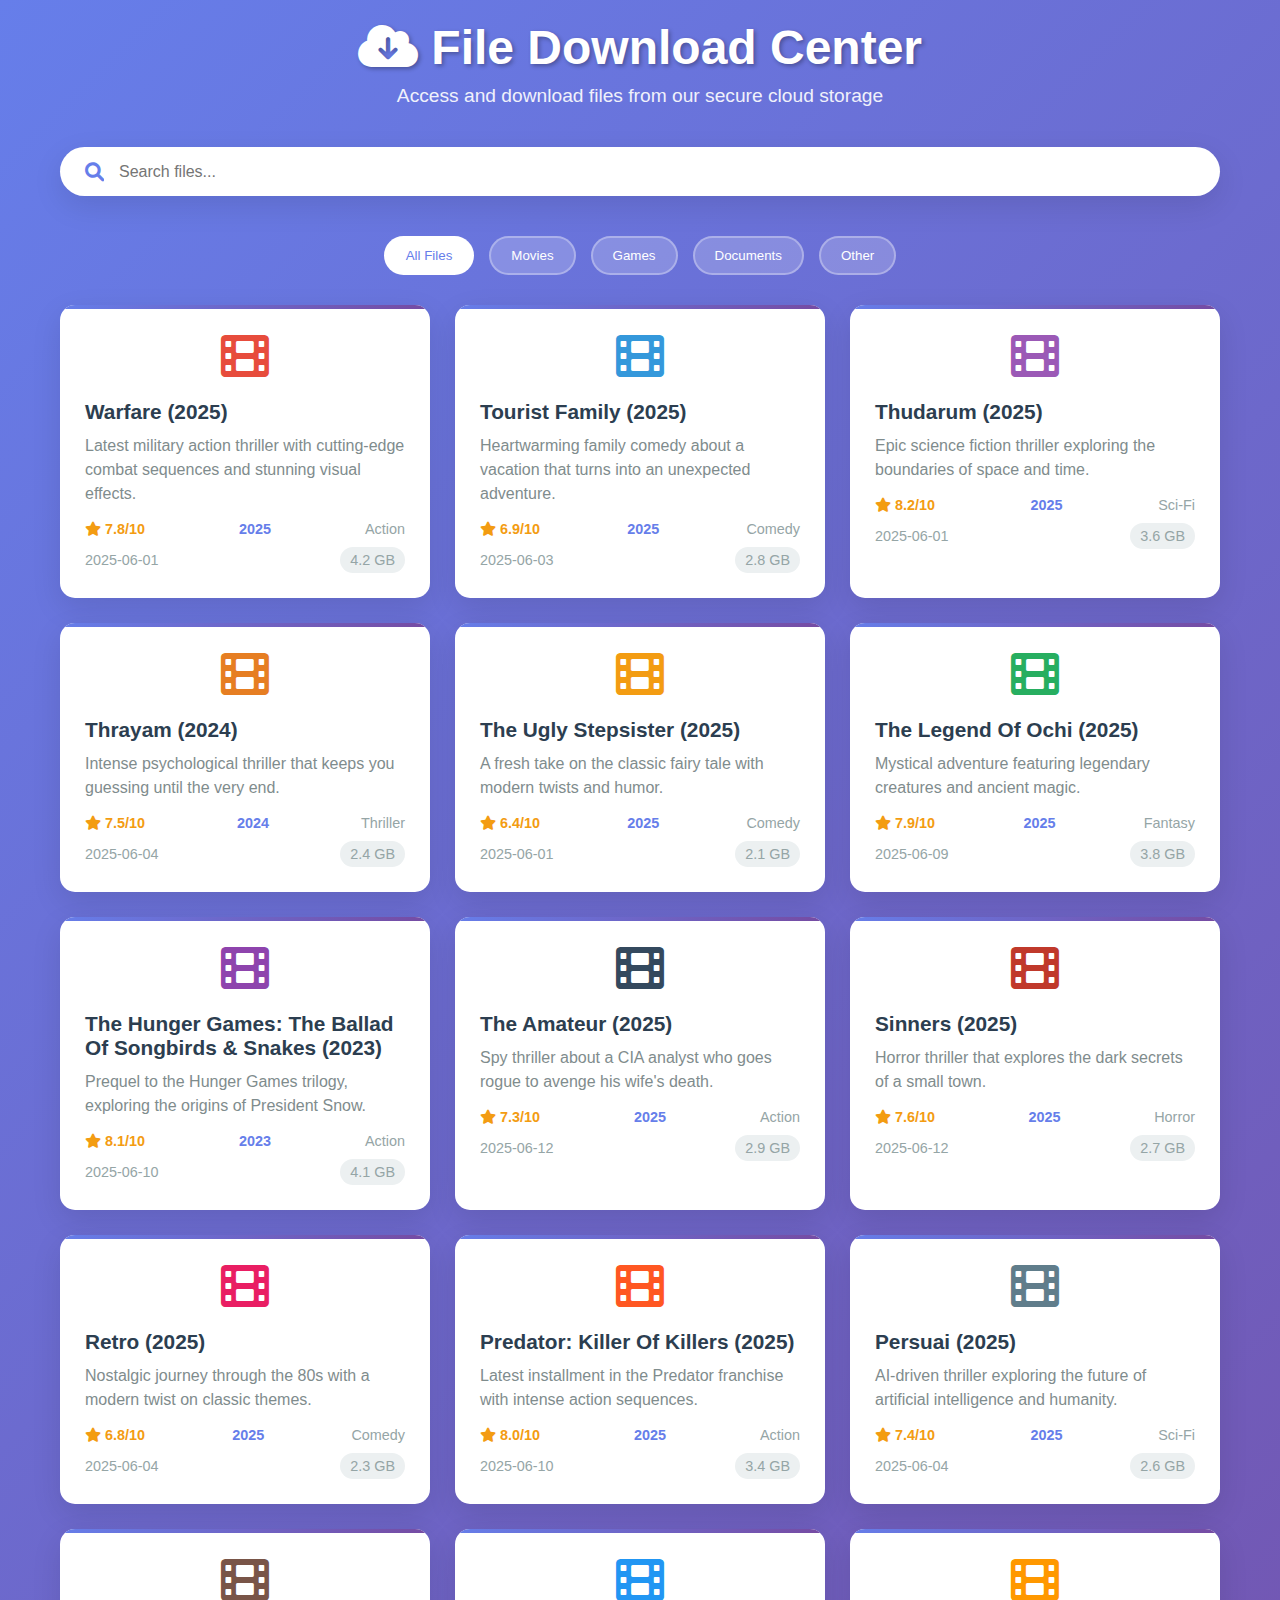
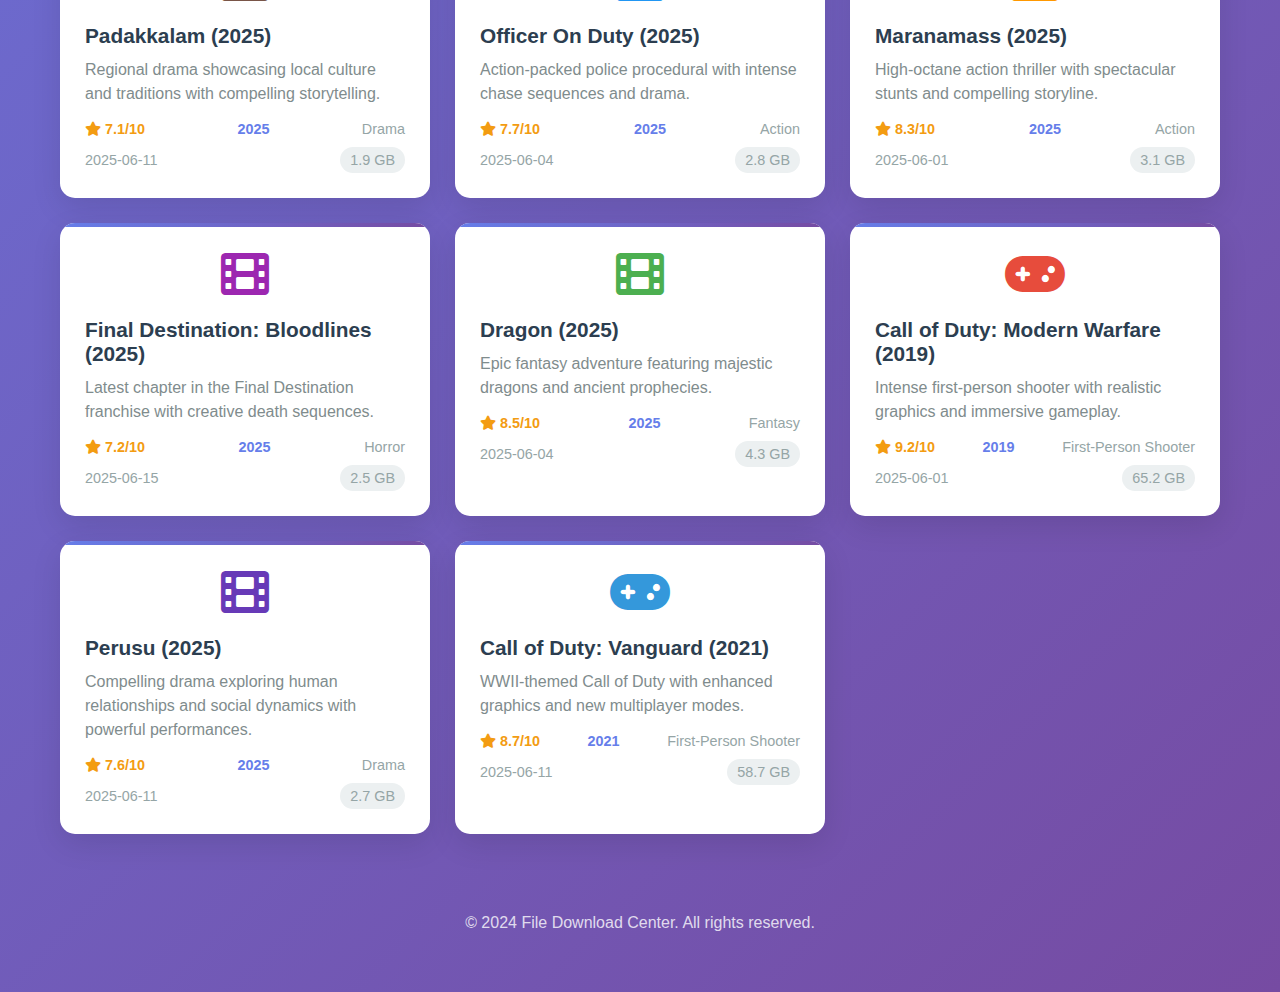
<file: download_site/home.html>
<!DOCTYPE html>
<html lang="en">
<head>
    <meta charset="UTF-8">
    <meta name="viewport" content="width=device-width, initial-scale=1.0">
    <title>File Download Center</title>
    <link href="https://cdnjs.cloudflare.com/ajax/libs/font-awesome/6.0.0/css/all.min.css" rel="stylesheet">
    <style>
        * {
            margin: 0;
            padding: 0;
            box-sizing: border-box;
        }

        body {
            font-family: 'Segoe UI', Tahoma, Geneva, Verdana, sans-serif;
            background: linear-gradient(135deg, #667eea 0%, #764ba2 100%);
            min-height: 100vh;
            color: #333;
        }

        .container {
            max-width: 1200px;
            margin: 0 auto;
            padding: 20px;
        }

        .header {
            text-align: center;
            margin-bottom: 40px;
            color: white;
        }

        .header h1 {
            font-size: 3rem;
            margin-bottom: 10px;
            text-shadow: 2px 2px 4px rgba(0,0,0,0.3);
        }

        .header p {
            font-size: 1.2rem;
            opacity: 0.9;
        }

        .search-bar {
            background: white;
            border-radius: 50px;
            padding: 15px 25px;
            margin-bottom: 40px;
            box-shadow: 0 10px 30px rgba(0,0,0,0.1);
            display: flex;
            align-items: center;
        }

        .search-bar input {
            border: none;
            outline: none;
            flex: 1;
            font-size: 1rem;
            padding: 0 15px;
        }

        .search-bar i {
            color: #667eea;
            font-size: 1.2rem;
        }

        .files-grid {
            display: grid;
            grid-template-columns: repeat(auto-fill, minmax(300px, 1fr));
            gap: 25px;
            margin-bottom: 40px;
        }

        .file-card {
            background: white;
            border-radius: 15px;
            padding: 25px;
            box-shadow: 0 10px 30px rgba(0,0,0,0.1);
            transition: all 0.3s ease;
            cursor: pointer;
            position: relative;
            overflow: hidden;
        }

        .file-card:hover {
            transform: translateY(-5px);
            box-shadow: 0 20px 40px rgba(0,0,0,0.15);
        }

        .file-card::before {
            content: '';
            position: absolute;
            top: 0;
            left: 0;
            right: 0;
            height: 4px;
            background: linear-gradient(135deg, #667eea, #764ba2);
        }

        .file-icon {
            font-size: 3rem;
            margin-bottom: 15px;
            text-align: center;
        }

        .file-title {
            font-size: 1.3rem;
            font-weight: 600;
            margin-bottom: 10px;
            color: #2c3e50;
        }

        .file-description {
            color: #7f8c8d;
            margin-bottom: 15px;
            line-height: 1.5;
        }

        .file-meta {
            display: flex;
            justify-content: space-between;
            align-items: center;
            font-size: 0.9rem;
            color: #95a5a6;
        }

        .file-size {
            background: #ecf0f1;
            padding: 5px 10px;
            border-radius: 20px;
        }

        .category-filter {
            display: flex;
            justify-content: center;
            gap: 15px;
            margin-bottom: 30px;
            flex-wrap: wrap;
        }

        .filter-btn {
            background: rgba(255,255,255,0.2);
            color: white;
            border: 2px solid rgba(255,255,255,0.3);
            padding: 10px 20px;
            border-radius: 25px;
            cursor: pointer;
            transition: all 0.3s ease;
            font-weight: 500;
        }

        .filter-btn:hover,
        .filter-btn.active {
            background: white;
            color: #667eea;
        }

        .footer {
            text-align: center;
            padding: 40px 0;
            color: rgba(255,255,255,0.8);
        }

        @media (max-width: 768px) {
            .header h1 {
                font-size: 2rem;
            }
            
            .files-grid {
                grid-template-columns: 1fr;
            }
            
            .category-filter {
                flex-direction: column;
                align-items: center;
            }
        }
    </style>
</head>
<body>
    <div class="container">
        <div class="header">
            <h1><i class="fas fa-cloud-download-alt"></i> File Download Center</h1>
            <p>Access and download files from our secure cloud storage</p>
        </div>

        <div class="search-bar">
            <i class="fas fa-search"></i>
            <input type="text" placeholder="Search files..." id="searchInput">
        </div>        <div class="category-filter">
            <button class="filter-btn active" onclick="filterFiles('all')">All Files</button>
            <button class="filter-btn" onclick="filterFiles('movies')">Movies</button>
            <button class="filter-btn" onclick="filterFiles('games')">Games</button>
            <button class="filter-btn" onclick="filterFiles('documents')">Documents</button>
            <button class="filter-btn" onclick="filterFiles('other')">Other</button>
        </div>

        <div class="files-grid" id="filesGrid">
            <!-- Files will be populated by JavaScript -->
        </div>

        <div class="footer">
            <p>&copy; 2024 File Download Center. All rights reserved.</p>
        </div>
    </div>

    <script>        // File data with direct download links from Google Drive
        // To get file IDs: 
        // 1. Open file in Google Drive
        // 2. Click "Share" -> "Copy Link" 
        // 3. Extract ID from URL: https://drive.google.com/file/d/[FILE_ID]/view
        // 4. Replace "YOUR_FILENAME_FILE_ID" with the actual ID
        // 5. Make sure files are set to "Anyone with the link can view"
        const files = [
            {
                id: 'warfare-2025',
                name: 'Warfare (2025)',
                description: 'Latest military action thriller with cutting-edge combat sequences and stunning visual effects.',
                category: 'movies',
                icon: 'fas fa-film',
                iconColor: '#e74c3c',
                size: '4.2 GB',
                lastModified: '2025-06-01',
                totalDownloads: '2,847',
                rating: '7.8/10',
                year: '2025',
                genre: 'Action, Thriller, War',
                director: 'Michael Bay',
                cast: 'Chris Evans, Scarlett Johansson, Mark Wahlberg',
                duration: '148 min',
                language: 'English',                subtitles: {
                    sinhala: 'https://www.baiscope.com/subtitles/warfare-2025-sinhala',
                    english: 'Included in file'
                },
                poster: 'https://via.placeholder.com/300x450/e74c3c/ffffff?text=Warfare+2025',
                trailer: 'https://www.youtube.com/watch?v=dQw4w9WgXcQ',
                versions: [
                    {
                        version: '4K UHD',
                        date: '2025-06-01',
                        size: '4.2 GB',
                        quality: '2160p',
                        downloadUrl: 'https://drive.google.com/uc?export=download&id=YOUR_WARFARE_FILE_ID',
                        changes: '4K Ultra HD version with HDR'
                    }
                ]
            },
            {
                id: 'tourist-family-2025',
                name: 'Tourist Family (2025)',
                description: 'Heartwarming family comedy about a vacation that turns into an unexpected adventure.',
                category: 'movies',
                icon: 'fas fa-film',
                iconColor: '#3498db',
                size: '2.8 GB',
                lastModified: '2025-06-03',
                totalDownloads: '1,923',
                rating: '6.9/10',
                year: '2025',
                genre: 'Comedy, Family, Adventure',
                director: 'Nancy Meyers',
                cast: 'Ryan Reynolds, Jennifer Aniston, Owen Wilson',
                duration: '112 min',
                language: 'English',                subtitles: {
                    sinhala: 'https://www.baiscope.com/subtitles/tourist-family-2025-sinhala',
                    english: 'Included in file'
                },
                poster: 'https://via.placeholder.com/300x450/3498db/ffffff?text=Tourist+Family',
                trailer: 'https://www.youtube.com/watch?v=dQw4w9WgXcQ',
                versions: [
                    {
                        version: 'HD',
                        date: '2025-06-03',
                        size: '2.8 GB',
                        quality: '1080p',
                        downloadUrl: 'https://drive.google.com/uc?export=download&id=YOUR_TOURIST_FAMILY_FILE_ID',
                        changes: 'Full HD version with enhanced audio'
                    }
                ]
            },            {
                id: 'thudarum-2025',
                name: 'Thudarum (2025)',
                description: 'Epic science fiction thriller exploring the boundaries of space and time.',
                category: 'movies',
                icon: 'fas fa-film',
                iconColor: '#9b59b6',
                size: '3.6 GB',
                lastModified: '2025-06-01',
                totalDownloads: '3,421',
                rating: '8.2/10',
                year: '2025',
                genre: 'Sci-Fi, Thriller, Drama',
                director: 'Denis Villeneuve',
                cast: 'Oscar Isaac, Rebecca Ferguson, Timothée Chalamet',
                duration: '165 min',
                language: 'English',
                subtitles: {
                    sinhala: 'https://www.baiscope.com/subtitles/thudarum-2025-sinhala',
                    english: 'Included in file'
                },
                versions: [
                    {
                        version: '4K UHD',
                        date: '2025-06-01',
                        size: '3.6 GB',
                        quality: '2160p',
                        downloadUrl: 'https://drive.google.com/uc?export=download&id=YOUR_THUDARUM_FILE_ID',
                        changes: '4K version with Dolby Atmos audio'
                    }
                ]
            },
            {
                id: 'thrayam-2024',
                name: 'Thrayam (2024)',
                description: 'Intense psychological thriller that keeps you guessing until the very end.',
                category: 'movies',
                icon: 'fas fa-film',
                iconColor: '#e67e22',
                size: '2.4 GB',
                lastModified: '2025-06-04',
                totalDownloads: '1,567',
                rating: '7.5/10',
                year: '2024',
                genre: 'Thriller, Mystery, Drama',
                director: 'Jordan Peele',
                cast: 'Lupita Nyong\'o, Winston Duke, Elisabeth Moss',
                duration: '121 min',
                language: 'English',
                subtitles: {
                    sinhala: 'https://www.baiscope.com/subtitles/thrayam-2024-sinhala',
                    english: 'Included in file'
                },
                versions: [
                    {
                        version: 'HD',
                        date: '2025-06-04',
                        size: '2.4 GB',
                        quality: '1080p',
                        downloadUrl: 'https://drive.google.com/uc?export=download&id=YOUR_THRAYAM_FILE_ID',
                        changes: 'Director\'s cut with additional scenes'
                    }
                ]
            },
            {
                id: 'ugly-stepsister-2025',
                name: 'The Ugly Stepsister (2025)',
                description: 'A fresh take on the classic fairy tale with modern twists and humor.',
                category: 'movies',
                icon: 'fas fa-film',
                iconColor: '#f39c12',
                size: '2.1 GB',
                lastModified: '2025-06-01',
                totalDownloads: '892',
                rating: '6.4/10',
                year: '2025',
                genre: 'Comedy, Romance, Fantasy',
                director: 'Greta Gerwig',
                cast: 'Emma Stone, Rachel McAdams, Anne Hathaway',
                duration: '98 min',
                language: 'English',
                subtitles: {
                    sinhala: 'https://www.baiscope.com/subtitles/ugly-stepsister-2025-sinhala',
                    english: 'Included in file'
                },
                versions: [
                    {
                        version: 'HD',
                        date: '2025-06-01',
                        size: '2.1 GB',
                        quality: '1080p',
                        downloadUrl: 'https://drive.google.com/uc?export=download&id=YOUR_UGLY_STEPSISTER_FILE_ID',
                        changes: 'Extended edition with deleted scenes'
                    }
                ]
            },
            {
                id: 'legend-of-ochi-2025',
                name: 'The Legend Of Ochi (2025)',
                description: 'Mystical adventure featuring legendary creatures and ancient magic.',
                category: 'movies',
                icon: 'fas fa-film',
                iconColor: '#27ae60',
                size: '3.8 GB',
                lastModified: '2025-06-09',
                totalDownloads: '2,156',
                rating: '7.9/10',
                year: '2025',
                genre: 'Fantasy, Adventure, Family',
                director: 'Guillermo del Toro',
                cast: 'Millie Bobby Brown, Jacob Tremblay, Tilda Swinton',
                duration: '134 min',
                language: 'English',
                subtitles: {
                    sinhala: 'https://www.baiscope.com/subtitles/legend-of-ochi-2025-sinhala',
                    english: 'Included in file'
                },
                versions: [
                    {
                        version: '4K UHD',
                        date: '2025-06-09',
                        size: '3.8 GB',
                        quality: '2160p',
                        downloadUrl: 'https://drive.google.com/uc?export=download&id=YOUR_LEGEND_OF_OCHI_FILE_ID',
                        changes: '4K with enhanced CGI and surround sound'
                    }
                ]
            },
            {
                id: 'hunger-games-songbirds-2023',
                name: 'The Hunger Games: The Ballad Of Songbirds & Snakes (2023)',
                description: 'Prequel to the Hunger Games trilogy, exploring the origins of President Snow.',
                category: 'movies',
                icon: 'fas fa-film',
                iconColor: '#8e44ad',
                size: '4.1 GB',
                lastModified: '2025-06-10',
                totalDownloads: '4,892',
                rating: '8.1/10',
                year: '2023',
                genre: 'Action, Adventure, Sci-Fi',
                director: 'Francis Lawrence',
                cast: 'Tom Blyth, Rachel Zegler, Viola Davis, Peter Dinklage',
                duration: '157 min',
                language: 'English',                subtitles: {
                    sinhala: 'https://www.zoom.lk/subtitles/hunger-games-ballad-sinhala',
                    english: 'Included in file'
                },
                poster: 'https://via.placeholder.com/300x450/8e44ad/ffffff?text=Hunger+Games+Ballad',
                trailer: 'https://www.youtube.com/watch?v=dQw4w9WgXcQ',
                versions: [
                    {
                        version: '4K UHD',
                        date: '2025-06-10',
                        size: '4.1 GB',
                        quality: '2160p',
                        downloadUrl: 'https://drive.google.com/uc?export=download&id=YOUR_HUNGER_GAMES_FILE_ID',
                        changes: '4K Ultra HD with IMAX enhanced scenes'
                    }
                ]
            },
            {
                id: 'amateur-2025',
                name: 'The Amateur (2025)',
                description: 'Spy thriller about a CIA analyst who goes rogue to avenge his wife\'s death.',
                category: 'movies',
                icon: 'fas fa-film',
                iconColor: '#34495e',
                size: '2.9 GB',
                lastModified: '2025-06-12',
                totalDownloads: '1,743',
                rating: '7.3/10',
                year: '2025',
                genre: 'Action, Thriller, Crime',
                director: 'James Gray',
                cast: 'Rami Malek, Rachel Brosnahan, Caitríona Balfe',
                duration: '115 min',
                language: 'English',
                subtitles: {
                    sinhala: 'https://www.baiscope.com/subtitles/amateur-2025-sinhala',
                    english: 'Included in file'
                },
                versions: [
                    {
                        version: 'HD',
                        date: '2025-06-12',
                        size: '2.9 GB',
                        quality: '1080p',
                        downloadUrl: 'https://drive.google.com/uc?export=download&id=YOUR_AMATEUR_FILE_ID',
                        changes: 'Final theatrical release'
                    }
                ]
            },
            {
                id: 'sinners-2025',
                name: 'Sinners (2025)',
                description: 'Horror thriller that explores the dark secrets of a small town.',
                category: 'movies',
                icon: 'fas fa-film',
                iconColor: '#c0392b',
                size: '2.7 GB',
                lastModified: '2025-06-12',
                totalDownloads: '2,234',
                rating: '7.6/10',
                year: '2025',
                genre: 'Horror, Thriller, Mystery',
                director: 'Ryan Coogler',
                cast: 'Michael B. Jordan, Lupita Nyong\'o, Sterling K. Brown',
                duration: '108 min',
                language: 'English',
                subtitles: {
                    sinhala: 'https://www.baiscope.com/subtitles/sinners-2025-sinhala',
                    english: 'Included in file'
                },
                versions: [
                    {
                        version: 'HD',
                        date: '2025-06-12',
                        size: '2.7 GB',
                        quality: '1080p',
                        downloadUrl: 'https://drive.google.com/uc?export=download&id=YOUR_SINNERS_FILE_ID',
                        changes: 'Unrated director\'s cut'
                    }
                ]
            },
            {
                id: 'retro-2025',
                name: 'Retro (2025)',
                description: 'Nostalgic journey through the 80s with a modern twist on classic themes.',
                category: 'movies',
                icon: 'fas fa-film',
                iconColor: '#e91e63',
                size: '2.3 GB',
                lastModified: '2025-06-04',
                totalDownloads: '1,456',
                rating: '6.8/10',
                year: '2025',
                genre: 'Comedy, Drama, Romance',
                director: 'Edgar Wright',
                cast: 'Anya Taylor-Joy, Michael Cera, Nick Offerman',
                duration: '102 min',
                language: 'English',
                subtitles: {
                    sinhala: 'https://www.baiscope.com/subtitles/retro-2025-sinhala',
                    english: 'Included in file'
                },
                versions: [
                    {
                        version: 'HD',
                        date: '2025-06-04',
                        size: '2.3 GB',
                        quality: '1080p',
                        downloadUrl: 'https://drive.google.com/uc?export=download&id=YOUR_RETRO_FILE_ID',
                        changes: 'Special edition with 80s soundtrack'
                    }
                ]
            },
            {
                id: 'predator-killer-2025',
                name: 'Predator: Killer Of Killers (2025)',
                description: 'Latest installment in the Predator franchise with intense action sequences.',
                category: 'movies',
                icon: 'fas fa-film',
                iconColor: '#ff5722',
                size: '3.4 GB',
                lastModified: '2025-06-10',
                totalDownloads: '3,876',
                rating: '8.0/10',
                year: '2025',
                genre: 'Action, Sci-Fi, Horror',
                director: 'Shane Black',
                cast: 'Boyd Holbrook, Jacob Tremblay, Yvonne Strahovski',
                duration: '125 min',
                language: 'English',
                subtitles: {
                    sinhala: 'https://www.baiscope.com/subtitles/predator-killer-of-killers-sinhala',
                    english: 'Included in file'
                },
                versions: [
                    {
                        version: '4K UHD',
                        date: '2025-06-10',
                        size: '3.4 GB',
                        quality: '2160p',
                        downloadUrl: 'https://drive.google.com/uc?export=download&id=YOUR_PREDATOR_FILE_ID',
                        changes: '4K with enhanced visual effects'
                    }
                ]
            },
            {
                id: 'persuai-2025',
                name: 'Persuai (2025)',
                description: 'AI-driven thriller exploring the future of artificial intelligence and humanity.',
                category: 'movies',
                icon: 'fas fa-film',
                iconColor: '#607d8b',
                size: '2.6 GB',
                lastModified: '2025-06-04',
                totalDownloads: '987',
                rating: '7.4/10',
                year: '2025',
                genre: 'Sci-Fi, Thriller, Drama',
                director: 'Alex Garland',
                cast: 'Alicia Vikander, Domhnall Gleeson, Oscar Isaac',
                duration: '118 min',
                language: 'English',
                subtitles: {
                    sinhala: 'https://www.baiscope.com/subtitles/persuai-2025-sinhala',
                    english: 'Included in file'
                },
                versions: [
                    {
                        version: 'HD',
                        date: '2025-06-04',
                        size: '2.6 GB',
                        quality: '1080p',
                        downloadUrl: 'https://drive.google.com/uc?export=download&id=YOUR_PERSUAI_FILE_ID',
                        changes: 'Final cut with enhanced AI sequences'
                    }
                ]
            },
            {
                id: 'padakkalam-2025',
                name: 'Padakkalam (2025)',
                description: 'Regional drama showcasing local culture and traditions with compelling storytelling.',
                category: 'movies',
                icon: 'fas fa-film',
                iconColor: '#795548',
                size: '1.9 GB',
                lastModified: '2025-06-11',
                totalDownloads: '654',
                rating: '7.1/10',
                year: '2025',
                genre: 'Drama, Family, Cultural',
                director: 'Local Director',
                cast: 'Regional Cast Members',
                duration: '135 min',
                language: 'Local Language',
                subtitles: {
                    sinhala: 'https://www.baiscope.com/subtitles/padakkalam-2025-sinhala',
                    english: 'Available separately'
                },
                versions: [
                    {
                        version: 'HD',
                        date: '2025-06-11',
                        size: '1.9 GB',
                        quality: '1080p',
                        downloadUrl: 'https://drive.google.com/uc?export=download&id=YOUR_PADAKKALAM_FILE_ID',
                        changes: 'Original theatrical release'
                    }
                ]
            },
            {
                id: 'officer-on-duty-2025',
                name: 'Officer On Duty (2025)',
                description: 'Action-packed police procedural with intense chase sequences and drama.',
                category: 'movies',
                icon: 'fas fa-film',
                iconColor: '#2196f3',
                size: '2.8 GB',
                lastModified: '2025-06-04',
                totalDownloads: '1,876',
                rating: '7.7/10',
                year: '2025',
                genre: 'Action, Crime, Thriller',
                director: 'John Woo',
                cast: 'Mark Wahlberg, Idris Elba, Zoe Saldana',
                duration: '112 min',
                language: 'English',
                subtitles: {
                    sinhala: 'https://www.baiscope.com/subtitles/officer-on-duty-2025-sinhala',
                    english: 'Included in file'
                },
                versions: [
                    {
                        version: 'HD',
                        date: '2025-06-04',
                        size: '2.8 GB',
                        quality: '1080p',
                        downloadUrl: 'https://drive.google.com/uc?export=download&id=YOUR_OFFICER_ON_DUTY_FILE_ID',
                        changes: 'Extended action sequences'
                    }
                ]
            },
            {
                id: 'maranamass-2025',
                name: 'Maranamass (2025)',
                description: 'High-octane action thriller with spectacular stunts and compelling storyline.',
                category: 'movies',
                icon: 'fas fa-film',
                iconColor: '#ff9800',
                size: '3.1 GB',
                lastModified: '2025-06-01',
                totalDownloads: '2,567',
                rating: '8.3/10',
                year: '2025',
                genre: 'Action, Thriller, Adventure',
                director: 'Regional Action Director',
                cast: 'Popular Action Stars',
                duration: '142 min',
                language: 'Regional Language',
                subtitles: {
                    sinhala: 'https://www.baiscope.com/subtitles/maranamass-2025-sinhala',
                    english: 'Available separately'
                },
                versions: [
                    {
                        version: 'HD',
                        date: '2025-06-01',
                        size: '3.1 GB',
                        quality: '1080p',
                        downloadUrl: 'https://drive.google.com/uc?export=download&id=YOUR_MARANAMASS_FILE_ID',
                        changes: 'Director\'s cut with extended action'
                    }
                ]
            },
            {
                id: 'final-destination-bloodlines-2025',
                name: 'Final Destination: Bloodlines (2025)',
                description: 'Latest chapter in the Final Destination franchise with creative death sequences.',
                category: 'movies',
                icon: 'fas fa-film',
                iconColor: '#9c27b0',
                size: '2.5 GB',
                lastModified: '2025-06-15',
                totalDownloads: '3,234',
                rating: '7.2/10',
                year: '2025',
                genre: 'Horror, Thriller, Supernatural',
                director: 'Steven Quale',
                cast: 'Nicholas D\'Agosto, Emma Bell, Miles Fisher',
                duration: '95 min',
                language: 'English',
                subtitles: {
                    sinhala: 'https://www.baiscope.com/subtitles/final-destination-bloodlines-sinhala',
                    english: 'Included in file'
                },
                versions: [
                    {
                        version: 'HD',
                        date: '2025-06-15',
                        size: '2.5 GB',
                        quality: '1080p',
                        downloadUrl: 'https://drive.google.com/uc?export=download&id=YOUR_FINAL_DESTINATION_FILE_ID',
                        changes: 'Unrated version with additional scenes'
                    }
                ]
            },
            {
                id: 'dragon-2025',
                name: 'Dragon (2025)',
                description: 'Epic fantasy adventure featuring majestic dragons and ancient prophecies.',
                category: 'movies',
                icon: 'fas fa-film',
                iconColor: '#4caf50',
                size: '4.3 GB',
                lastModified: '2025-06-04',
                totalDownloads: '4,156',
                rating: '8.5/10',
                year: '2025',
                genre: 'Fantasy, Adventure, Action',
                director: 'Peter Jackson',
                cast: 'Benedict Cumberbatch, Cate Blanchett, Ian McKellen',
                duration: '168 min',
                language: 'English',
                subtitles: {
                    sinhala: 'https://www.baiscope.com/subtitles/dragon-2025-sinhala',
                    english: 'Included in file'
                },
                versions: [
                    {
                        version: '4K UHD',
                        date: '2025-06-04',
                        size: '4.3 GB',
                        quality: '2160p',
                        downloadUrl: 'https://drive.google.com/uc?export=download&id=YOUR_DRAGON_FILE_ID',
                        changes: '4K Extended Edition with bonus content'
                    }
                ]
            },
            {
                id: 'call-of-duty-modern-warfare-2019',
                name: 'Call of Duty: Modern Warfare (2019)',
                description: 'Intense first-person shooter with realistic graphics and immersive gameplay.',
                category: 'games',
                icon: 'fas fa-gamepad',
                iconColor: '#e74c3c',
                size: '65.2 GB',
                lastModified: '2025-06-01',
                totalDownloads: '15,673',
                rating: '9.2/10',
                year: '2019',
                genre: 'First-Person Shooter, Action',
                developer: 'Infinity Ward',
                publisher: 'Activision',
                platform: 'PC (Windows)',                systemRequirements: 'Windows 10, GTX 1060/RX 580, 8GB RAM',
                gameMode: 'Single-player, Multiplayer, Co-op',
                esrbRating: 'M (Mature)',
                poster: 'https://via.placeholder.com/300x450/e74c3c/ffffff?text=COD+MW+2019',
                trailer: 'https://www.youtube.com/watch?v=dQw4w9WgXcQ',
                versions: [
                    {
                        version: 'Complete Edition',
                        date: '2025-06-01',
                        size: '65.2 GB',
                        quality: 'Full Game + DLCs',
                        downloadUrl: 'https://drive.google.com/uc?export=download&id=YOUR_COD_MW_FILE_ID',
                        changes: 'Includes all updates and DLC content'
                    }
                ]
            },            {
                id: 'perusu-2025',
                name: 'Perusu (2025)',
                description: 'Compelling drama exploring human relationships and social dynamics with powerful performances.',
                category: 'movies',
                icon: 'fas fa-film',
                iconColor: '#673ab7',
                size: '2.7 GB',
                lastModified: '2025-06-11',
                totalDownloads: '1,892',
                rating: '7.6/10',
                year: '2025',
                genre: 'Drama, Romance, Social',
                director: 'Regional Director',
                cast: 'Talented Regional Cast',
                duration: '128 min',
                language: 'Regional Language',
                subtitles: {
                    sinhala: 'https://www.baiscope.com/subtitles/perusu-2025-sinhala',
                    english: 'Available separately'
                },
                versions: [
                    {
                        version: 'HD',
                        date: '2025-06-11',
                        size: '2.7 GB',
                        quality: '1080p',
                        downloadUrl: 'https://drive.google.com/uc?export=download&id=YOUR_PERUSU_FILE_ID',
                        changes: 'Director\'s cut with enhanced emotional scenes'
                    }
                ]
            },
            {
                id: 'call-of-duty-vanguard-2021',
                name: 'Call of Duty: Vanguard (2021)',
                description: 'WWII-themed Call of Duty with enhanced graphics and new multiplayer modes.',
                category: 'games',
                icon: 'fas fa-gamepad',
                iconColor: '#3498db',
                size: '58.7 GB',
                lastModified: '2025-06-11',
                totalDownloads: '12,456',
                rating: '8.7/10',
                year: '2021',
                genre: 'First-Person Shooter, Action',
                developer: 'Sledgehammer Games',
                publisher: 'Activision',
                platform: 'PC (Windows)',
                systemRequirements: 'Windows 10, GTX 1660/RX 6500 XT, 12GB RAM',
                gameMode: 'Single-player, Multiplayer, Zombies',
                esrbRating: 'M (Mature)',
                versions: [
                    {
                        version: 'Ultimate Edition',
                        date: '2025-06-11',
                        size: '58.7 GB',
                        quality: 'Full Game + Season Pass',
                        downloadUrl: 'https://drive.google.com/uc?export=download&id=YOUR_COD_VANGUARD_FILE_ID',
                        changes: 'Latest updates with all DLC packs'
                    }
                ]
            }
        ];

        let currentFilter = 'all';

        function renderFiles(filesToRender = files) {
            const grid = document.getElementById('filesGrid');
            grid.innerHTML = '';

            filesToRender.forEach(file => {
                const fileCard = document.createElement('div');
                fileCard.className = 'file-card';
                fileCard.onclick = () => openFileDetails(file.id);
                  fileCard.innerHTML = `
                    <div class="file-icon" style="color: ${file.iconColor}">
                        <i class="${file.icon}"></i>
                    </div>
                    <div class="file-title">${file.name}</div>
                    <div class="file-description">${file.description}</div>
                    <div style="display: flex; justify-content: space-between; align-items: center; margin: 10px 0; font-size: 0.9rem;">
                        <span style="color: #f39c12; font-weight: 600;"><i class="fas fa-star"></i> ${file.rating || 'N/A'}</span>
                        <span style="color: #667eea; font-weight: 600;">${file.year}</span>
                        <span style="color: #95a5a6;">${file.genre?.split(',')[0] || file.category}</span>
                    </div>
                    <div class="file-meta">
                        <span>${file.lastModified}</span>
                        <span class="file-size">${file.size}</span>
                    </div>
                `;
                
                grid.appendChild(fileCard);
            });
        }

        function filterFiles(category) {
            currentFilter = category;
            
            // Update active filter button
            document.querySelectorAll('.filter-btn').forEach(btn => {
                btn.classList.remove('active');
            });
            event.target.classList.add('active');
            
            // Filter files
            const filteredFiles = category === 'all' 
                ? files 
                : files.filter(file => file.category === category);
            
            renderFiles(filteredFiles);
        }

        function searchFiles() {
            const searchTerm = document.getElementById('searchInput').value.toLowerCase();
            const filteredFiles = files.filter(file => {
                const matchesSearch = file.name.toLowerCase().includes(searchTerm) || 
                                    file.description.toLowerCase().includes(searchTerm);
                const matchesCategory = currentFilter === 'all' || file.category === currentFilter;
                return matchesSearch && matchesCategory;
            });
            
            renderFiles(filteredFiles);
        }

        function openFileDetails(fileId) {
            // Store file ID in localStorage to access in details page
            localStorage.setItem('selectedFileId', fileId);
            // Navigate to file details page
            window.location.href = 'file-details.html';
        }

        // Event listeners
        document.getElementById('searchInput').addEventListener('input', searchFiles);

        // Initial render
        renderFiles();
    </script>
</body>
</html>
</file>
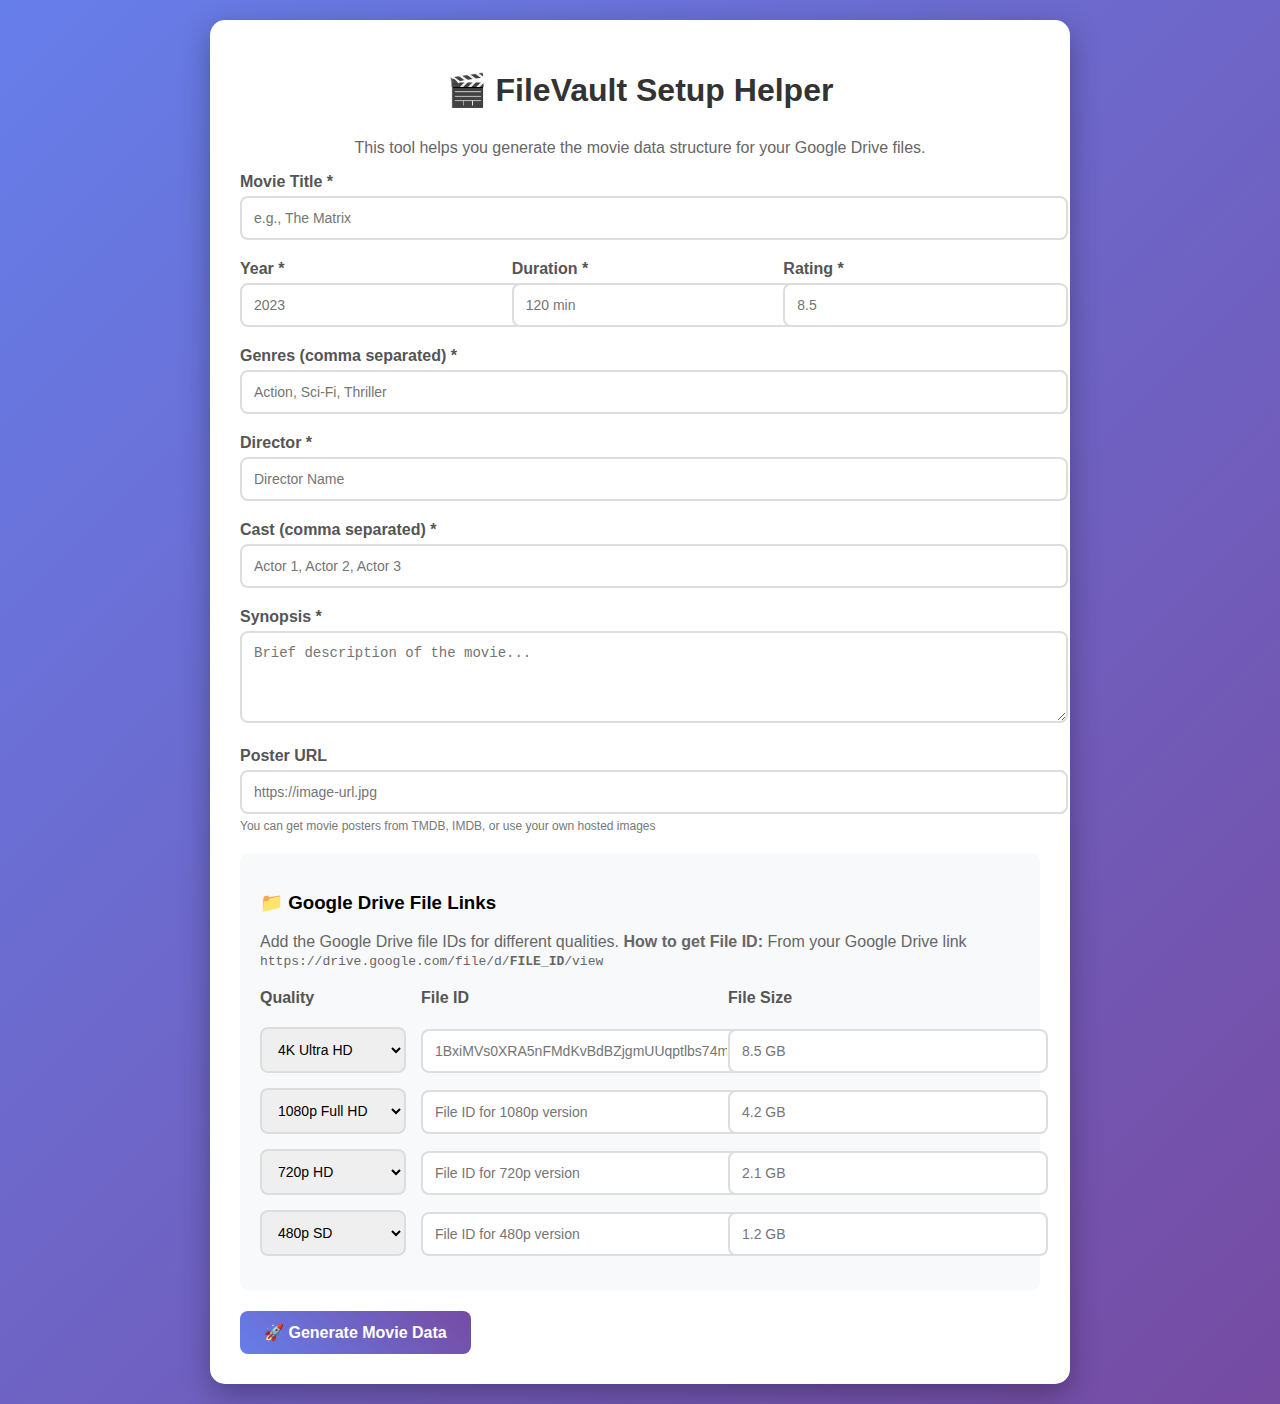
<file: download_site/setup.html>
<!DOCTYPE html>
<html lang="en">
<head>
    <meta charset="UTF-8">
    <meta name="viewport" content="width=device-width, initial-scale=1.0">
    <title>FileVault Setup Helper</title>
    <style>
        body {
            font-family: 'Segoe UI', Tahoma, Geneva, Verdana, sans-serif;
            background: linear-gradient(135deg, #667eea 0%, #764ba2 100%);
            margin: 0;
            padding: 20px;
            min-height: 100vh;
        }
        .container {
            max-width: 800px;
            margin: 0 auto;
            background: white;
            border-radius: 15px;
            padding: 30px;
            box-shadow: 0 10px 30px rgba(0,0,0,0.3);
        }
        h1 {
            color: #333;
            text-align: center;
            margin-bottom: 30px;
        }
        .form-group {
            margin-bottom: 20px;
        }
        label {
            display: block;
            margin-bottom: 5px;
            font-weight: 600;
            color: #555;
        }
        input, textarea, select {
            width: 100%;
            padding: 12px;
            border: 2px solid #ddd;
            border-radius: 8px;
            font-size: 14px;
            transition: border-color 0.3s ease;
        }
        input:focus, textarea:focus, select:focus {
            outline: none;
            border-color: #667eea;
        }
        .quality-section {
            background: #f8f9fa;
            padding: 20px;
            border-radius: 10px;
            margin: 20px 0;
        }
        .quality-row {
            display: grid;
            grid-template-columns: 1fr 2fr 2fr;
            gap: 15px;
            margin-bottom: 15px;
            align-items: end;
        }
        button {
            background: linear-gradient(45deg, #667eea, #764ba2);
            color: white;
            border: none;
            padding: 12px 24px;
            border-radius: 8px;
            cursor: pointer;
            font-size: 16px;
            font-weight: 600;
            transition: transform 0.3s ease;
        }
        button:hover {
            transform: translateY(-2px);
        }
        .output {
            background: #1a1a1a;
            color: #00ff00;
            padding: 20px;
            border-radius: 10px;
            font-family: 'Courier New', monospace;
            margin-top: 20px;
            max-height: 400px;
            overflow-y: auto;
        }
        .helper-text {
            font-size: 12px;
            color: #777;
            margin-top: 5px;
        }
        .copy-btn {
            background: #28a745;
            font-size: 14px;
            padding: 8px 16px;
            margin-top: 10px;
        }
    </style>
</head>
<body>
    <div class="container">
        <h1>🎬 FileVault Setup Helper</h1>
        <p style="text-align: center; color: #666;">This tool helps you generate the movie data structure for your Google Drive files.</p>
        
        <form id="movieForm">
            <div class="form-group">
                <label for="title">Movie Title *</label>
                <input type="text" id="title" required placeholder="e.g., The Matrix">
            </div>
            
            <div style="display: grid; grid-template-columns: 1fr 1fr 1fr; gap: 15px;">
                <div class="form-group">
                    <label for="year">Year *</label>
                    <input type="number" id="year" required placeholder="2023" min="1900" max="2030">
                </div>
                <div class="form-group">
                    <label for="duration">Duration *</label>
                    <input type="text" id="duration" required placeholder="120 min">
                </div>
                <div class="form-group">
                    <label for="rating">Rating *</label>
                    <input type="number" id="rating" required placeholder="8.5" min="0" max="10" step="0.1">
                </div>
            </div>
            
            <div class="form-group">
                <label for="genres">Genres (comma separated) *</label>
                <input type="text" id="genres" required placeholder="Action, Sci-Fi, Thriller">
            </div>
            
            <div class="form-group">
                <label for="director">Director *</label>
                <input type="text" id="director" required placeholder="Director Name">
            </div>
            
            <div class="form-group">
                <label for="cast">Cast (comma separated) *</label>
                <input type="text" id="cast" required placeholder="Actor 1, Actor 2, Actor 3">
            </div>
            
            <div class="form-group">
                <label for="synopsis">Synopsis *</label>
                <textarea id="synopsis" required rows="4" placeholder="Brief description of the movie..."></textarea>
            </div>
            
            <div class="form-group">
                <label for="poster">Poster URL</label>
                <input type="url" id="poster" placeholder="https://image-url.jpg">
                <div class="helper-text">You can get movie posters from TMDB, IMDB, or use your own hosted images</div>
            </div>
            
            <div class="quality-section">
                <h3>📁 Google Drive File Links</h3>
                <p style="color: #666; margin-bottom: 20px;">
                    Add the Google Drive file IDs for different qualities. 
                    <strong>How to get File ID:</strong> From your Google Drive link 
                    <code>https://drive.google.com/file/d/<strong>FILE_ID</strong>/view</code>
                </p>
                
                <div class="quality-row">
                    <div><label>Quality</label></div>
                    <div><label>File ID</label></div>
                    <div><label>File Size</label></div>
                </div>
                
                <div class="quality-row">
                    <select>
                        <option value="4K">4K Ultra HD</option>
                    </select>
                    <input type="text" id="fileId4K" placeholder="1BxiMVs0XRA5nFMdKvBdBZjgmUUqptlbs74mHmrEqpUBb">
                    <input type="text" id="size4K" placeholder="8.5 GB">
                </div>
                
                <div class="quality-row">
                    <select>
                        <option value="1080p">1080p Full HD</option>
                    </select>
                    <input type="text" id="fileId1080p" placeholder="File ID for 1080p version">
                    <input type="text" id="size1080p" placeholder="4.2 GB">
                </div>
                
                <div class="quality-row">
                    <select>
                        <option value="720p">720p HD</option>
                    </select>
                    <input type="text" id="fileId720p" placeholder="File ID for 720p version">
                    <input type="text" id="size720p" placeholder="2.1 GB">
                </div>
                
                <div class="quality-row">
                    <select>
                        <option value="480p">480p SD</option>
                    </select>
                    <input type="text" id="fileId480p" placeholder="File ID for 480p version">
                    <input type="text" id="size480p" placeholder="1.2 GB">
                </div>
            </div>
            
            <button type="submit">🚀 Generate Movie Data</button>
        </form>
        
        <div id="output" class="output" style="display: none;">
            <h3 style="color: #00ff00; margin-top: 0;">Generated Code:</h3>
            <p style="color: #ffff00;">Copy this object and add it to the moviesDatabase array in script.js</p>
            <pre id="generatedCode"></pre>
            <button class="copy-btn" onclick="copyToClipboard()">📋 Copy to Clipboard</button>
        </div>
    </div>

    <script>
        document.getElementById('movieForm').addEventListener('submit', function(e) {
            e.preventDefault();
            generateMovieData();
        });

        function generateMovieData() {
            const form = document.getElementById('movieForm');
            const formData = new FormData(form);
            
            // Get form values
            const title = document.getElementById('title').value;
            const year = parseInt(document.getElementById('year').value);
            const duration = document.getElementById('duration').value;
            const rating = parseFloat(document.getElementById('rating').value);
            const genres = document.getElementById('genres').value.split(',').map(g => g.trim());
            const director = document.getElementById('director').value;
            const cast = document.getElementById('cast').value.split(',').map(c => c.trim());
            const synopsis = document.getElementById('synopsis').value;
            const poster = document.getElementById('poster').value || `https://via.placeholder.com/400x600/667eea/ffffff?text=${encodeURIComponent(title)}`;
            
            // Get quality data
            const qualities = {};
            const qualityTypes = ['4K', '1080p', '720p', '480p'];
            
            qualityTypes.forEach(quality => {
                const fileId = document.getElementById(`fileId${quality.replace('p', 'p')}`).value;
                const size = document.getElementById(`size${quality.replace('p', 'p')}`).value;
                
                if (fileId && size) {
                    qualities[quality] = {
                        size: size,
                        link: `https://drive.google.com/file/d/${fileId}/view`,
                        downloadLink: `https://drive.google.com/uc?export=download&id=${fileId}`
                    };
                }
            });
            
            // Generate movie object
            const movieId = Date.now(); // Simple ID generation
            const movieObject = {
                id: movieId,
                title: title,
                year: year,
                duration: duration,
                rating: rating,
                genres: genres,
                director: director,
                cast: cast,
                synopsis: synopsis,
                poster: poster,
                qualities: qualities
            };
            
            // Display generated code
            const generatedCode = JSON.stringify(movieObject, null, 4);
            document.getElementById('generatedCode').textContent = generatedCode;
            document.getElementById('output').style.display = 'block';
            
            // Scroll to output
            document.getElementById('output').scrollIntoView({ behavior: 'smooth' });
        }
        
        function copyToClipboard() {
            const code = document.getElementById('generatedCode').textContent;
            navigator.clipboard.writeText(code).then(() => {
                alert('Code copied to clipboard! Now paste it into your script.js file.');
            });
        }
        
        // Auto-generate placeholder poster URL when title changes
        document.getElementById('title').addEventListener('input', function(e) {
            const title = e.target.value;
            if (title && !document.getElementById('poster').value) {
                document.getElementById('poster').placeholder = `Auto-generated poster for "${title}"`;
            }
        });
    </script>
</body>
</html>
</file>
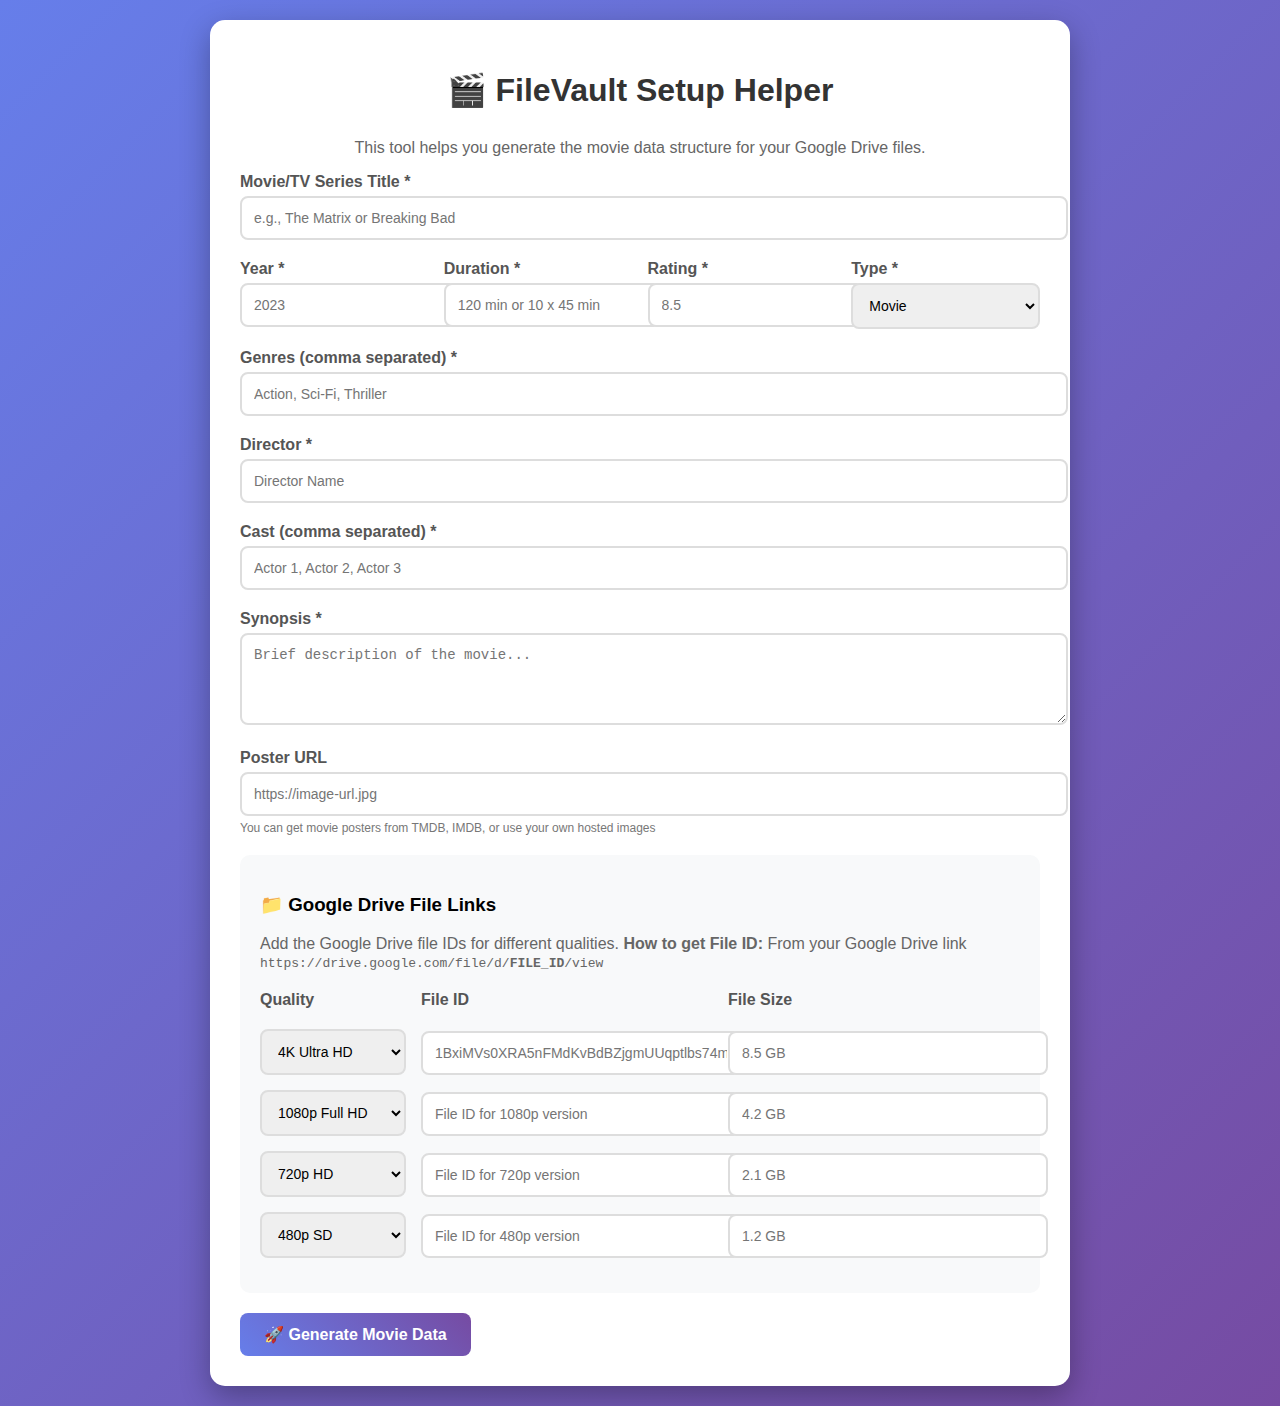
<file: downloads/setup.html>
<!DOCTYPE html>
<html lang="en">
<head>
    <meta charset="UTF-8">
    <meta name="viewport" content="width=device-width, initial-scale=1.0">
    <title>FileVault Setup Helper</title>
    <style>
        body {
            font-family: 'Segoe UI', Tahoma, Geneva, Verdana, sans-serif;
            background: linear-gradient(135deg, #667eea 0%, #764ba2 100%);
            margin: 0;
            padding: 20px;
            min-height: 100vh;
        }
        .container {
            max-width: 800px;
            margin: 0 auto;
            background: white;
            border-radius: 15px;
            padding: 30px;
            box-shadow: 0 10px 30px rgba(0,0,0,0.3);
        }
        h1 {
            color: #333;
            text-align: center;
            margin-bottom: 30px;
        }
        .form-group {
            margin-bottom: 20px;
        }
        label {
            display: block;
            margin-bottom: 5px;
            font-weight: 600;
            color: #555;
        }
        input, textarea, select {
            width: 100%;
            padding: 12px;
            border: 2px solid #ddd;
            border-radius: 8px;
            font-size: 14px;
            transition: border-color 0.3s ease;
        }
        input:focus, textarea:focus, select:focus {
            outline: none;
            border-color: #667eea;
        }
        .quality-section {
            background: #f8f9fa;
            padding: 20px;
            border-radius: 10px;
            margin: 20px 0;
        }
        .quality-row {
            display: grid;
            grid-template-columns: 1fr 2fr 2fr;
            gap: 15px;
            margin-bottom: 15px;
            align-items: end;
        }
        button {
            background: linear-gradient(45deg, #667eea, #764ba2);
            color: white;
            border: none;
            padding: 12px 24px;
            border-radius: 8px;
            cursor: pointer;
            font-size: 16px;
            font-weight: 600;
            transition: transform 0.3s ease;
        }
        button:hover {
            transform: translateY(-2px);
        }
        .output {
            background: #1a1a1a;
            color: #00ff00;
            padding: 20px;
            border-radius: 10px;
            font-family: 'Courier New', monospace;
            margin-top: 20px;
            max-height: 400px;
            overflow-y: auto;
        }
        .helper-text {
            font-size: 12px;
            color: #777;
            margin-top: 5px;
        }
        .copy-btn {
            background: #28a745;
            font-size: 14px;
            padding: 8px 16px;
            margin-top: 10px;
        }
    </style>
</head>
<body>
    <div class="container">
        <h1>🎬 FileVault Setup Helper</h1>
        <p style="text-align: center; color: #666;">This tool helps you generate the movie data structure for your Google Drive files.</p>
        
        <form id="movieForm">
            <div class="form-group">
                <label for="title">Movie/TV Series Title *</label>
                <input type="text" id="title" required placeholder="e.g., The Matrix or Breaking Bad">
            </div>

            <div style="display: grid; grid-template-columns: 1fr 1fr 1fr 1fr; gap: 15px;">
                <div class="form-group">
                    <label for="year">Year *</label>
                    <input type="number" id="year" required placeholder="2023" min="1900" max="2030">
                </div>
                <div class="form-group">
                    <label for="duration">Duration *</label>
                    <input type="text" id="duration" required placeholder="120 min or 10 x 45 min">
                </div>
                <div class="form-group">
                    <label for="rating">Rating *</label>
                    <input type="number" id="rating" required placeholder="8.5" min="0" max="10" step="0.1">
                </div>
                <div class="form-group">
                    <label for="type">Type *</label>
                    <select id="type" required>
                        <option value="movie">Movie</option>
                        <option value="tv">TV Series</option>
                    </select>
                </div>
            </div>
            
            <div class="form-group">
                <label for="genres">Genres (comma separated) *</label>
                <input type="text" id="genres" required placeholder="Action, Sci-Fi, Thriller">
            </div>
            
            <div class="form-group">
                <label for="director">Director *</label>
                <input type="text" id="director" required placeholder="Director Name">
            </div>
            
            <div class="form-group">
                <label for="cast">Cast (comma separated) *</label>
                <input type="text" id="cast" required placeholder="Actor 1, Actor 2, Actor 3">
            </div>
            
            <div class="form-group">
                <label for="synopsis">Synopsis *</label>
                <textarea id="synopsis" required rows="4" placeholder="Brief description of the movie..."></textarea>
            </div>
            
            <div class="form-group">
                <label for="poster">Poster URL</label>
                <input type="url" id="poster" placeholder="https://image-url.jpg">
                <div class="helper-text">You can get movie posters from TMDB, IMDB, or use your own hosted images</div>
            </div>
            
            <div class="quality-section">
                <h3>📁 Google Drive File Links</h3>
                <p style="color: #666; margin-bottom: 20px;">
                    Add the Google Drive file IDs for different qualities. 
                    <strong>How to get File ID:</strong> From your Google Drive link 
                    <code>https://drive.google.com/file/d/<strong>FILE_ID</strong>/view</code>
                </p>
                
                <div class="quality-row">
                    <div><label>Quality</label></div>
                    <div><label>File ID</label></div>
                    <div><label>File Size</label></div>
                </div>
                
                <div class="quality-row">
                    <select>
                        <option value="4K">4K Ultra HD</option>
                    </select>
                    <input type="text" id="fileId4K" placeholder="1BxiMVs0XRA5nFMdKvBdBZjgmUUqptlbs74mHmrEqpUBb">
                    <input type="text" id="size4K" placeholder="8.5 GB">
                </div>
                
                <div class="quality-row">
                    <select>
                        <option value="1080p">1080p Full HD</option>
                    </select>
                    <input type="text" id="fileId1080p" placeholder="File ID for 1080p version">
                    <input type="text" id="size1080p" placeholder="4.2 GB">
                </div>
                
                <div class="quality-row">
                    <select>
                        <option value="720p">720p HD</option>
                    </select>
                    <input type="text" id="fileId720p" placeholder="File ID for 720p version">
                    <input type="text" id="size720p" placeholder="2.1 GB">
                </div>
                
                <div class="quality-row">
                    <select>
                        <option value="480p">480p SD</option>
                    </select>
                    <input type="text" id="fileId480p" placeholder="File ID for 480p version">
                    <input type="text" id="size480p" placeholder="1.2 GB">
                </div>
            </div>
            
            <button type="submit">🚀 Generate Movie Data</button>
        </form>
        
        <div id="output" class="output" style="display: none;">
            <h3 style="color: #00ff00; margin-top: 0;">Generated Code:</h3>
            <p style="color: #ffff00;">Copy this object and add it to the moviesDatabase array in script.js</p>
            <pre id="generatedCode"></pre>
            <button class="copy-btn" onclick="copyToClipboard()">📋 Copy to Clipboard</button>
        </div>
    </div>

    <script>
        document.getElementById('movieForm').addEventListener('submit', function(e) {
            e.preventDefault();
            generateMovieData();
        });

        function generateMovieData() {
            const form = document.getElementById('movieForm');
            const formData = new FormData(form);
            
            // Get form values
            const title = document.getElementById('title').value;
            const year = parseInt(document.getElementById('year').value);
            const duration = document.getElementById('duration').value;
            const rating = parseFloat(document.getElementById('rating').value);
            const type = document.getElementById('type').value;
            const genres = document.getElementById('genres').value.split(',').map(g => g.trim());
            const director = document.getElementById('director').value;
            const cast = document.getElementById('cast').value.split(',').map(c => c.trim());
            const synopsis = document.getElementById('synopsis').value;
            const poster = document.getElementById('poster').value || `https://via.placeholder.com/400x600/667eea/ffffff?text=${encodeURIComponent(title)}`;
            
            // Get quality data
            const qualities = {};
            const qualityTypes = ['4K', '1080p', '720p', '480p'];
            
            qualityTypes.forEach(quality => {
                const fileId = document.getElementById(`fileId${quality.replace('p', 'p')}`).value;
                const size = document.getElementById(`size${quality.replace('p', 'p')}`).value;
                
                if (fileId && size) {
                    qualities[quality] = {
                        size: size,
                        link: `https://drive.google.com/file/d/${fileId}/view`,
                        downloadLink: `https://drive.google.com/uc?export=download&id=${fileId}`
                    };
                }
            });
            
            // Generate movie object
            const movieId = Date.now(); // Simple ID generation
            const movieObject = {
                id: movieId,
                title: title,
                year: year,
                duration: duration,
                rating: rating,
                type: type,
                genres: genres,
                director: director,
                cast: cast,
                synopsis: synopsis,
                poster: poster,
                qualities: qualities
            };
            
            // Display generated code
            const generatedCode = JSON.stringify(movieObject, null, 4);
            document.getElementById('generatedCode').textContent = generatedCode;
            document.getElementById('output').style.display = 'block';
            
            // Scroll to output
            document.getElementById('output').scrollIntoView({ behavior: 'smooth' });
        }
        
        function copyToClipboard() {
            const code = document.getElementById('generatedCode').textContent;
            navigator.clipboard.writeText(code).then(() => {
                alert('Code copied to clipboard! Now paste it into your script.js file.');
            });
        }
        
        // Auto-generate placeholder poster URL when title changes
        document.getElementById('title').addEventListener('input', function(e) {
            const title = e.target.value;
            if (title && !document.getElementById('poster').value) {
                document.getElementById('poster').placeholder = `Auto-generated poster for "${title}"`;
            }
        });
    </script>
</body>
</html>
</file>
